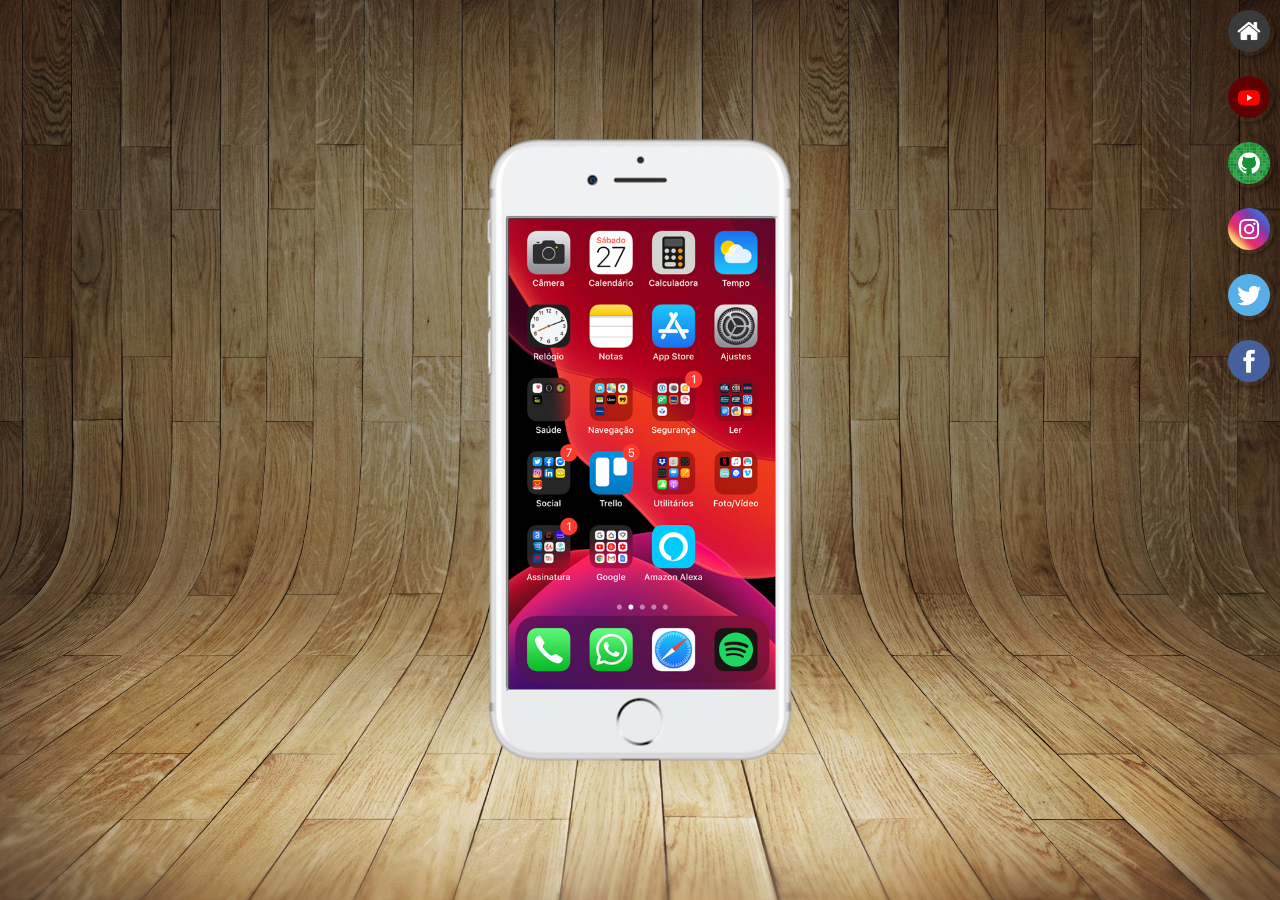
<file: index.html>
<!DOCTYPE html>
<html lang="pt-br">
<head>
    <meta charset="UTF-8">
    <meta http-equiv="X-UA-Compatible" content="IE=edge">
    <meta name="viewport" content="width=device-width, initial-scale=1.0">
    <title>Projeto redes sociais</title>
    <link rel="shortcut icon" href="favicon.ico" type="image/x-icon">
    <link rel="stylesheet" href="estilos/style.css">
</head>
<body>
    <main>
        <section id="telefone">
            <iframe src="home.html" name="tela" id="tela">Seu navegador não é compatível com isso.</iframe>
        </section>
        <section id="redes-sociais">
            <a href="home.html" target="tela"><img src="imagens/logo-home.jpg" alt="home"></a>
            <a href="YouTube.html" target="tela"><img src="imagens/logo-youtube.jpg" alt="Youtube"></a>
            <a href="github.html" target="tela"><img src="imagens/logo-github.jpg" alt="GitHub"></a>
            <a href="Instagram.html" target="tela"><img src="imagens/logo-instagram.jpg" alt="Instagram"></a>
            <a href="twitter.html" target="tela"><img src="imagens/logo-twitter.jpg" alt="Twitter"></a>
            <a href="facebook.html" target="tela"><img src="imagens/logo-facebook.jpg" alt="Facebook"></a>
        </section>
    </main>
</body>
</html>
</file>
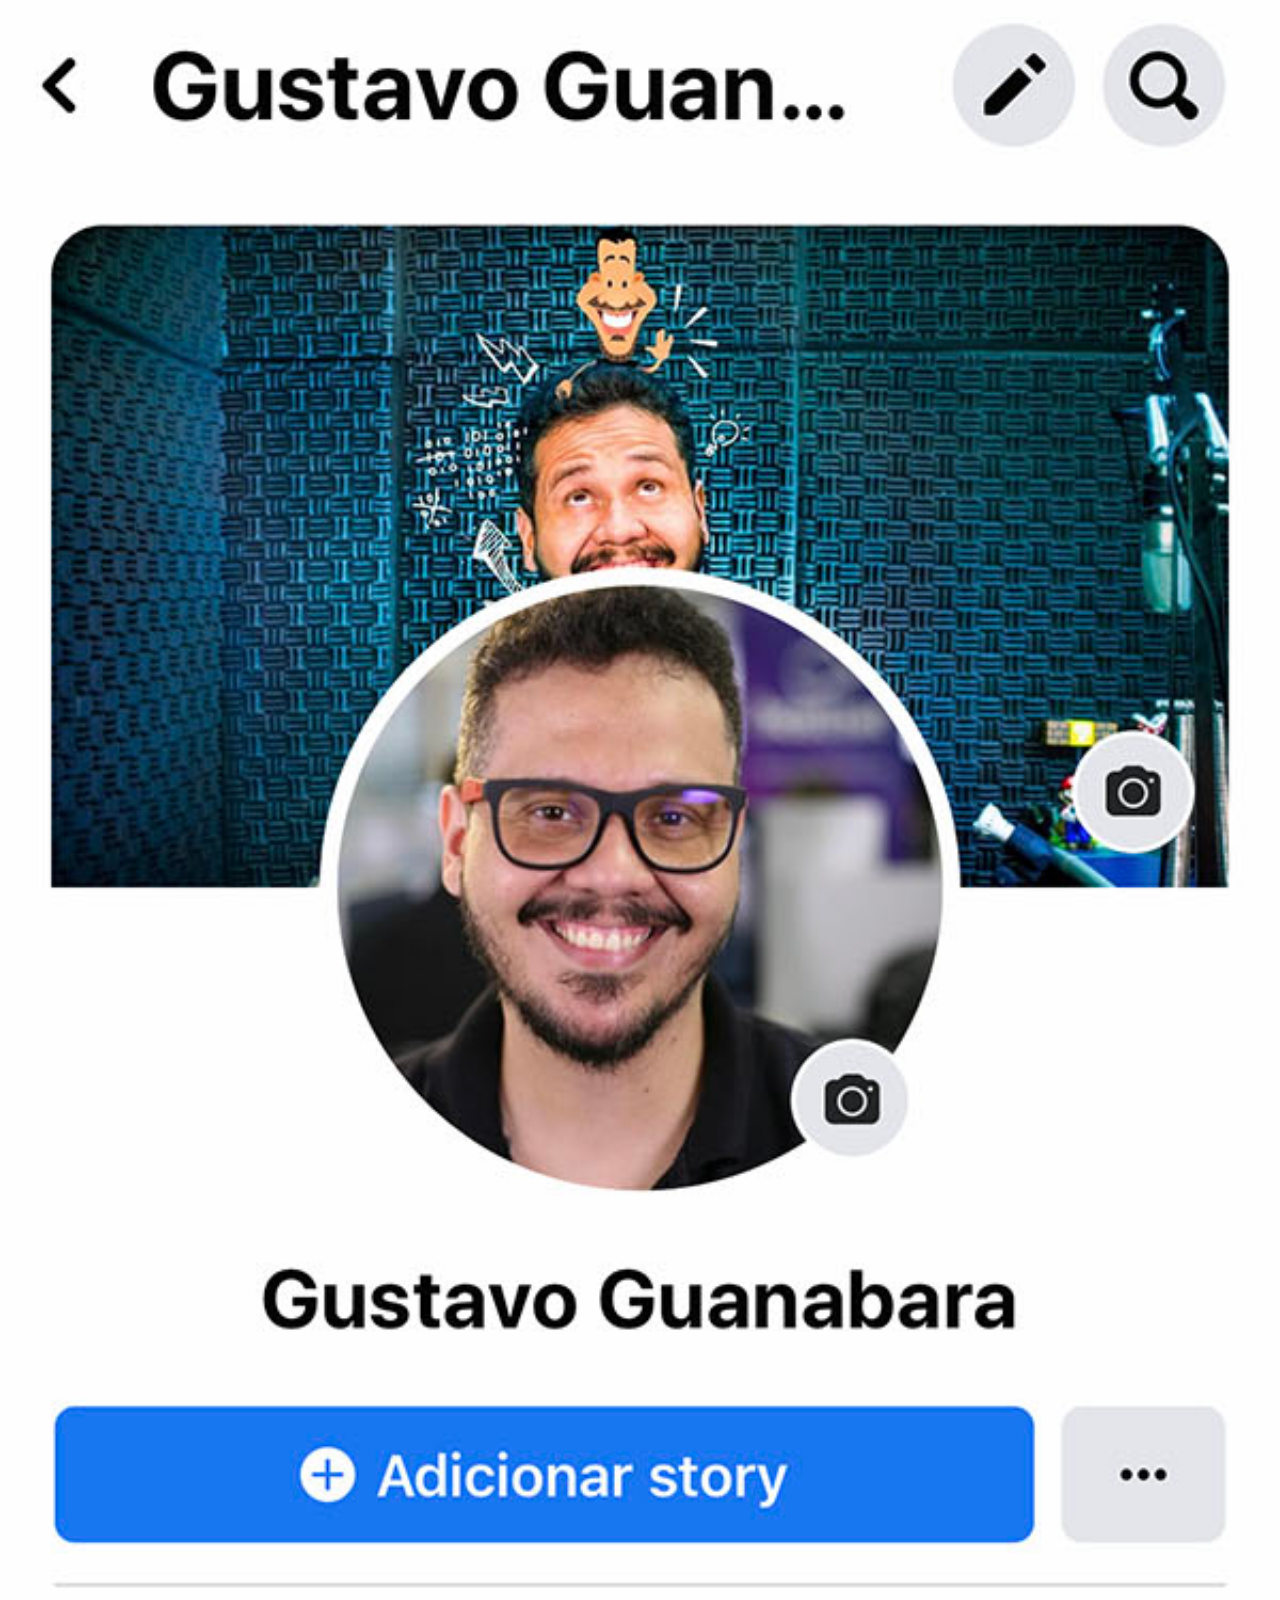
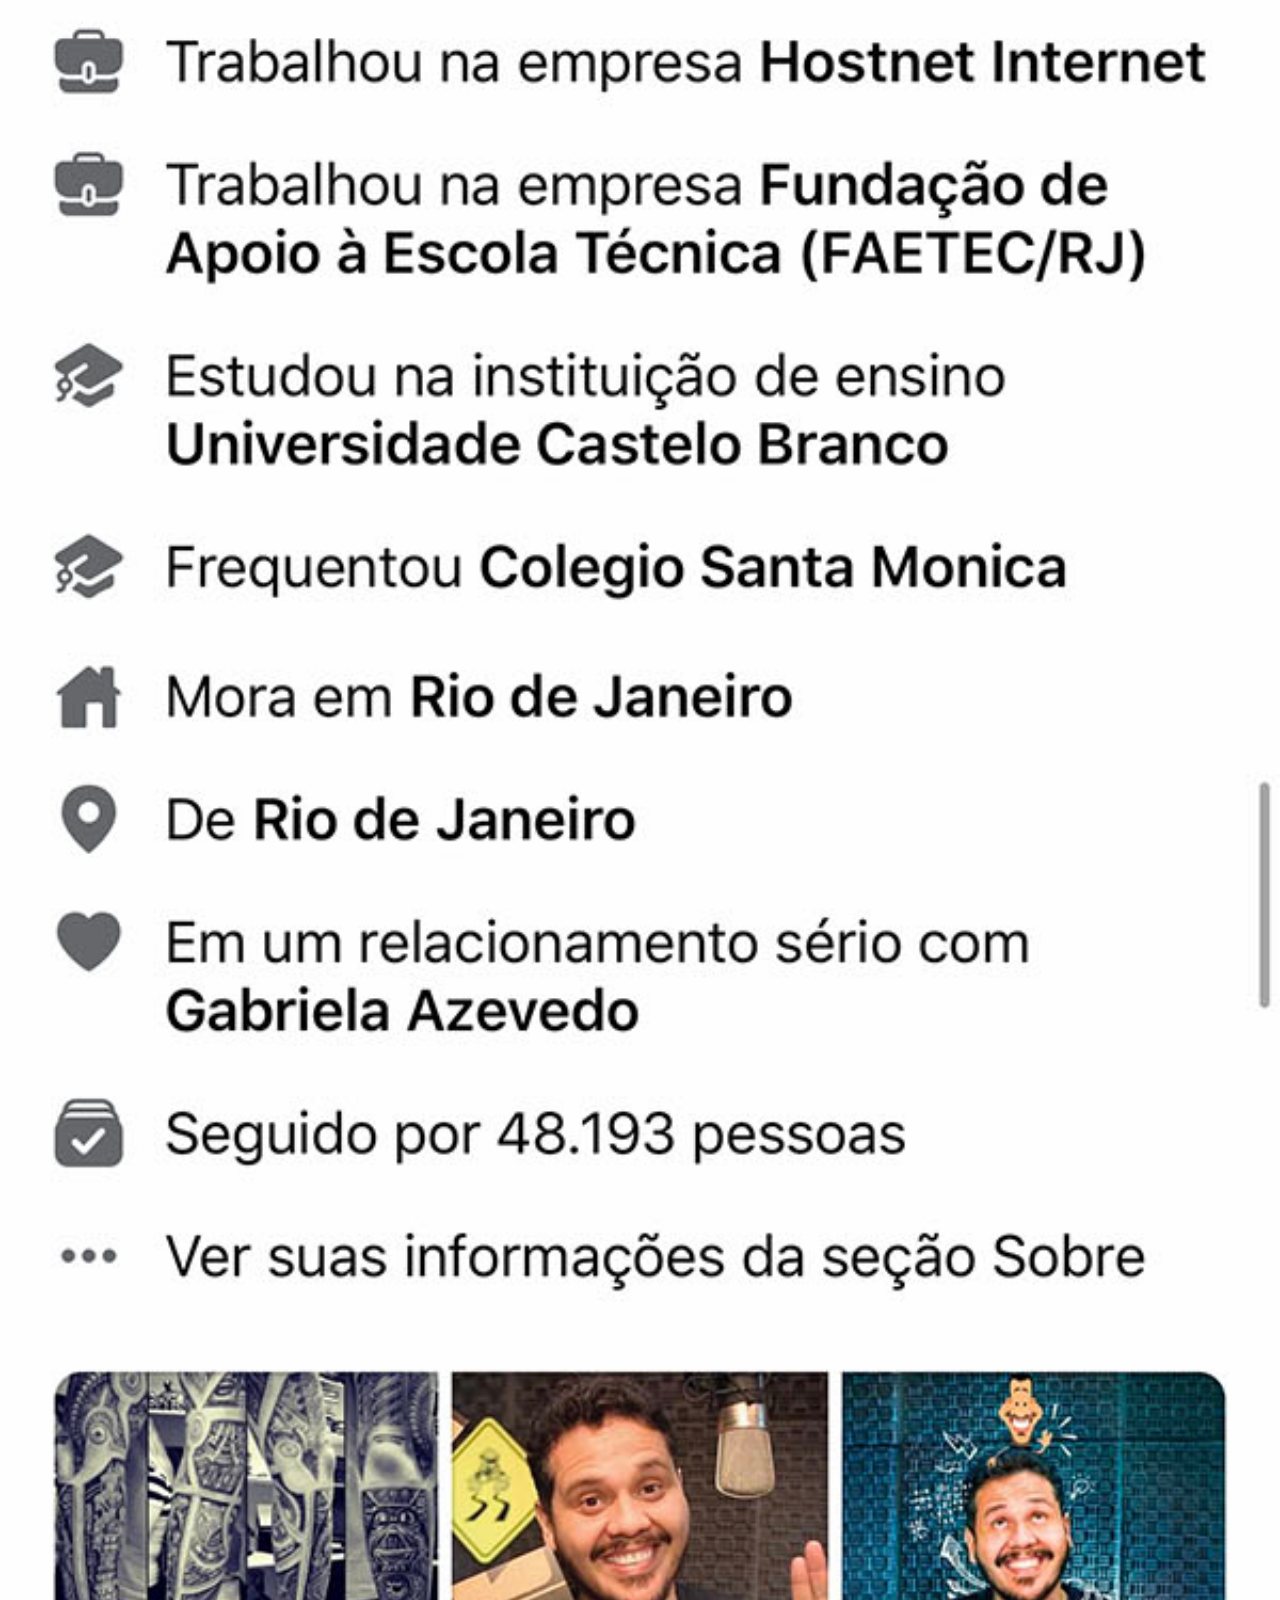
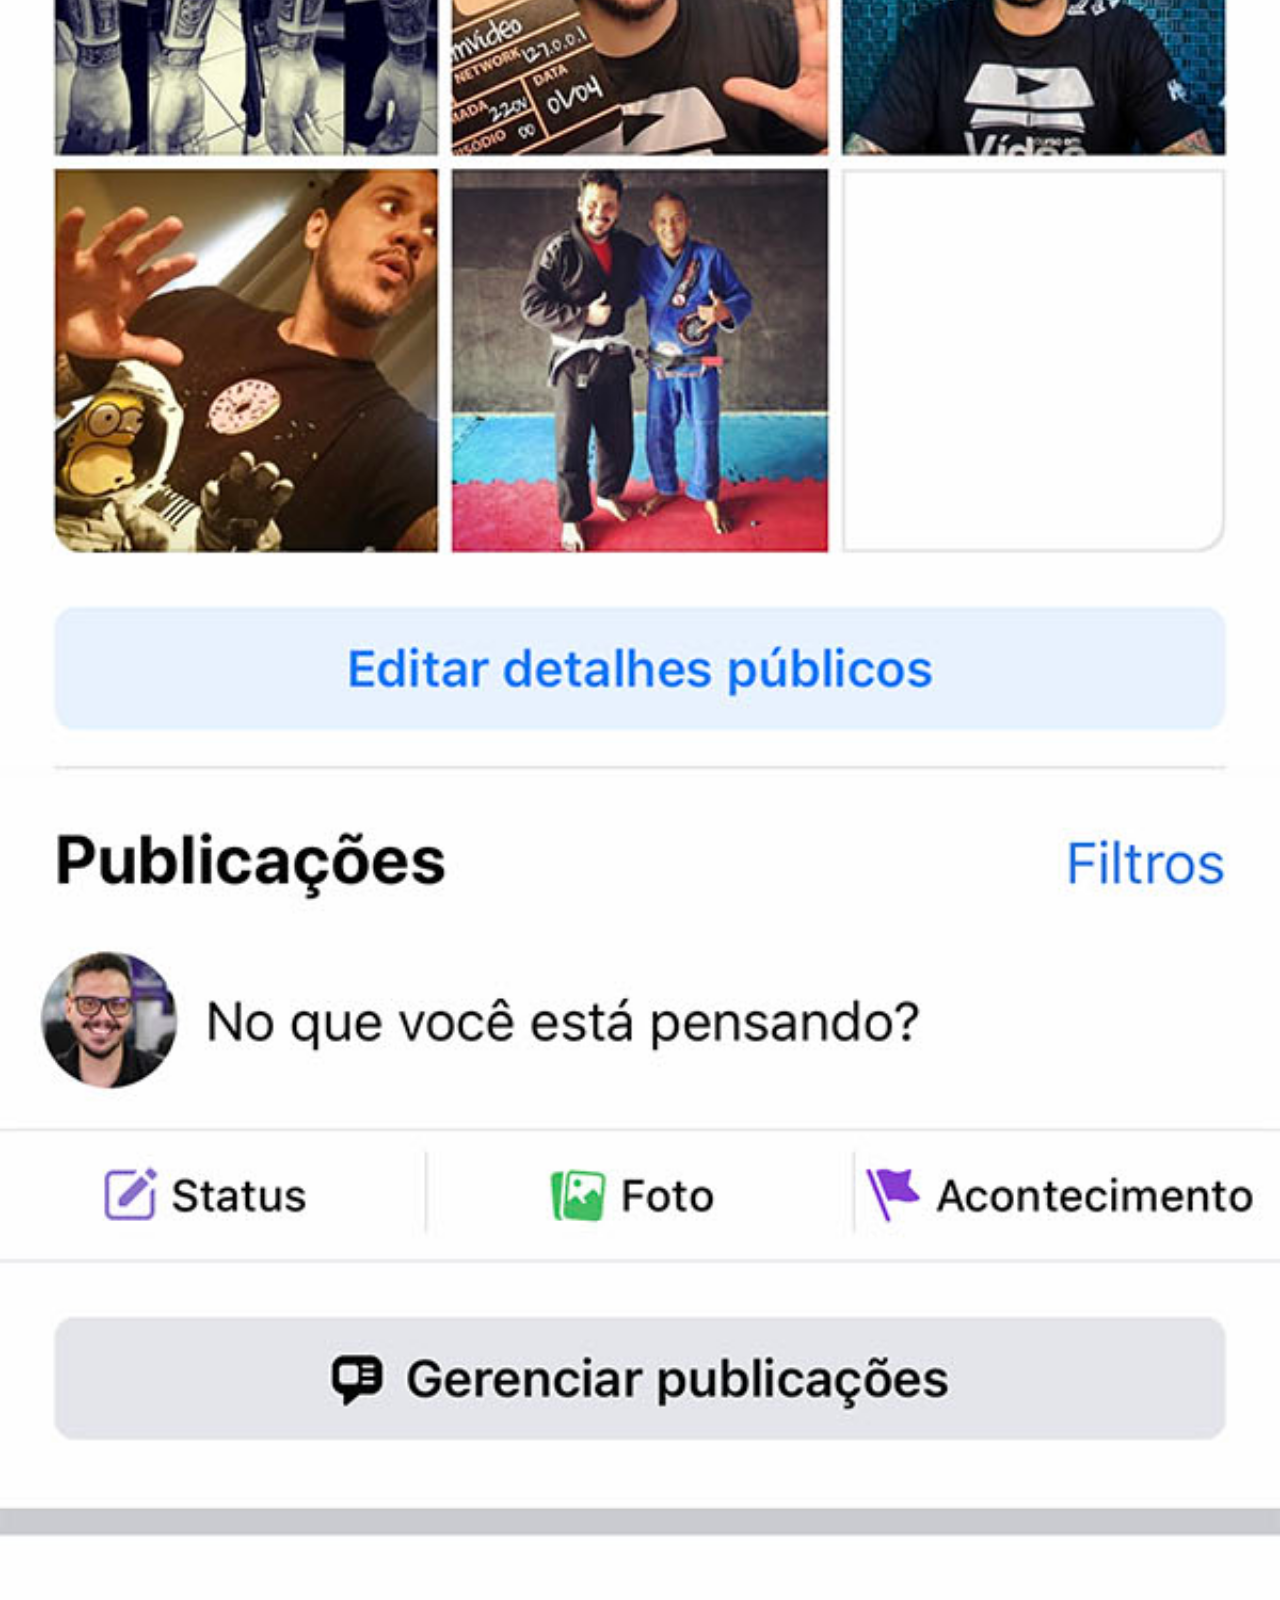
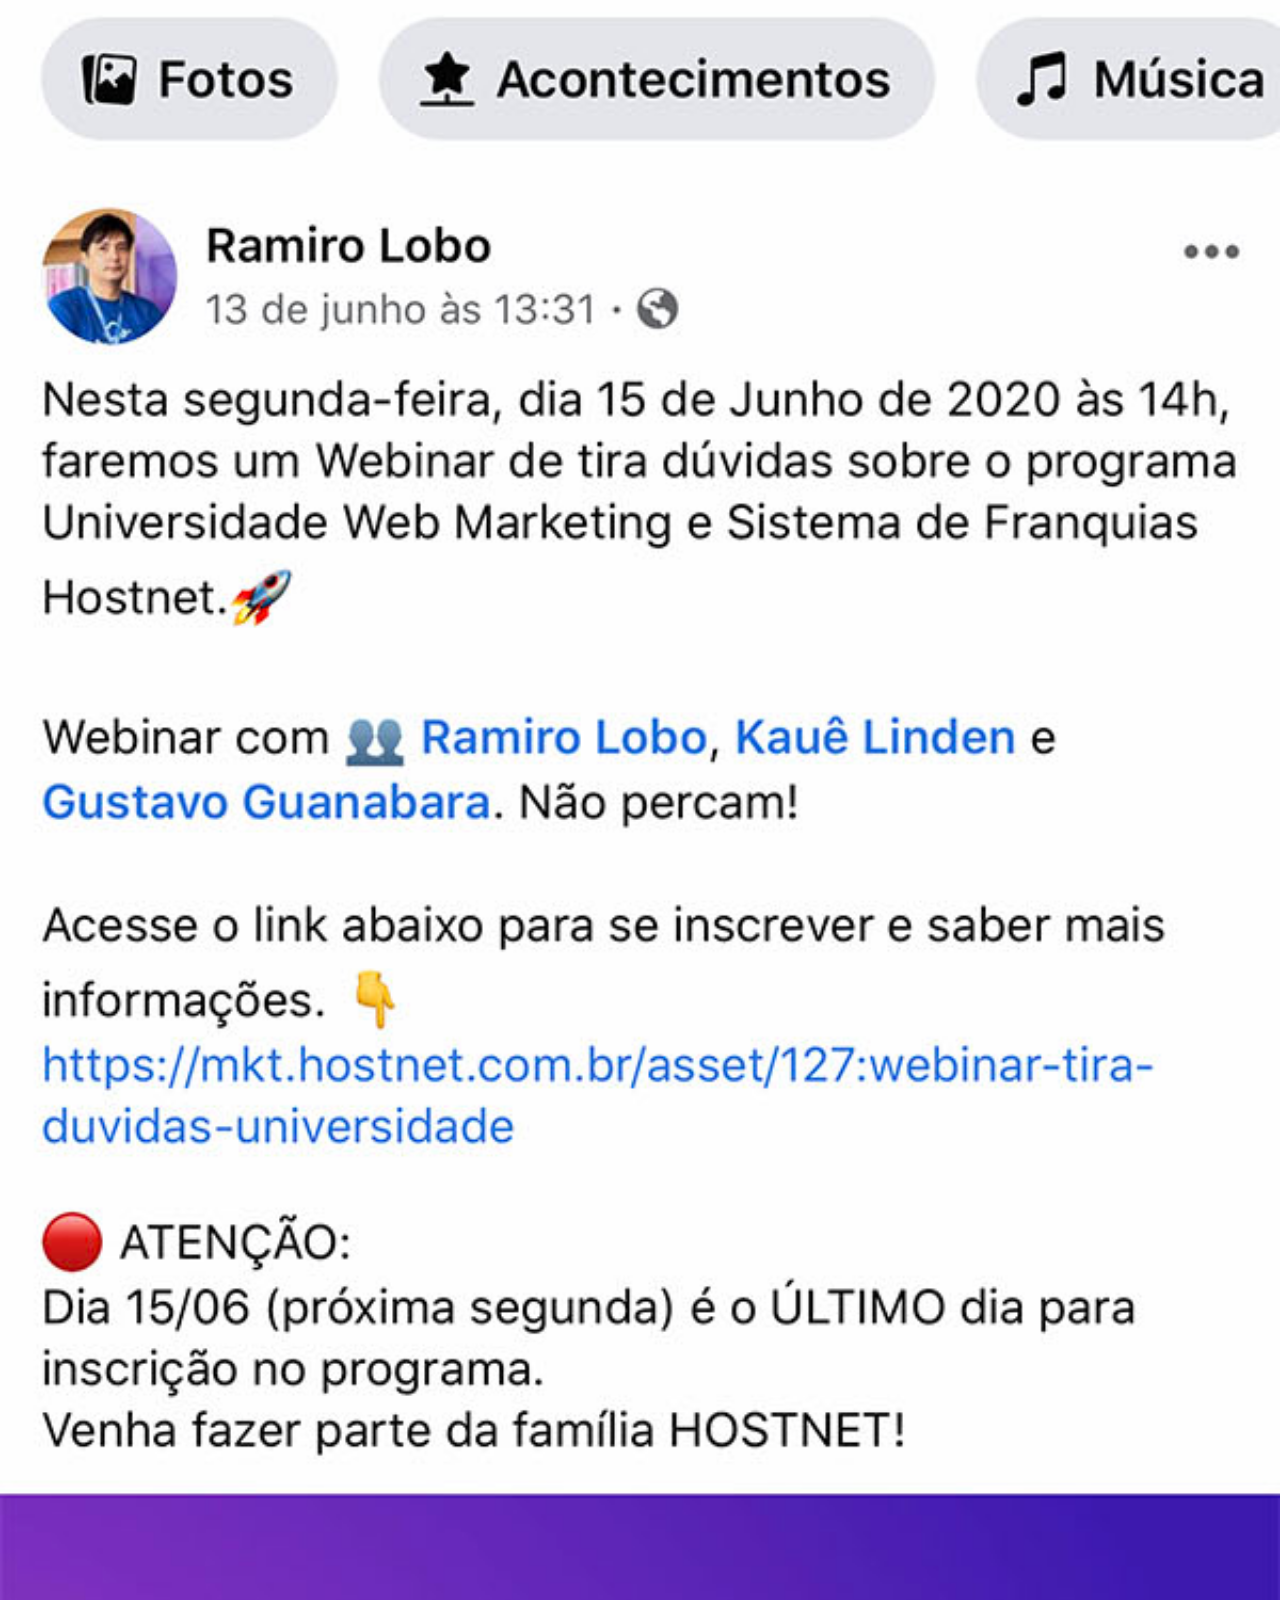
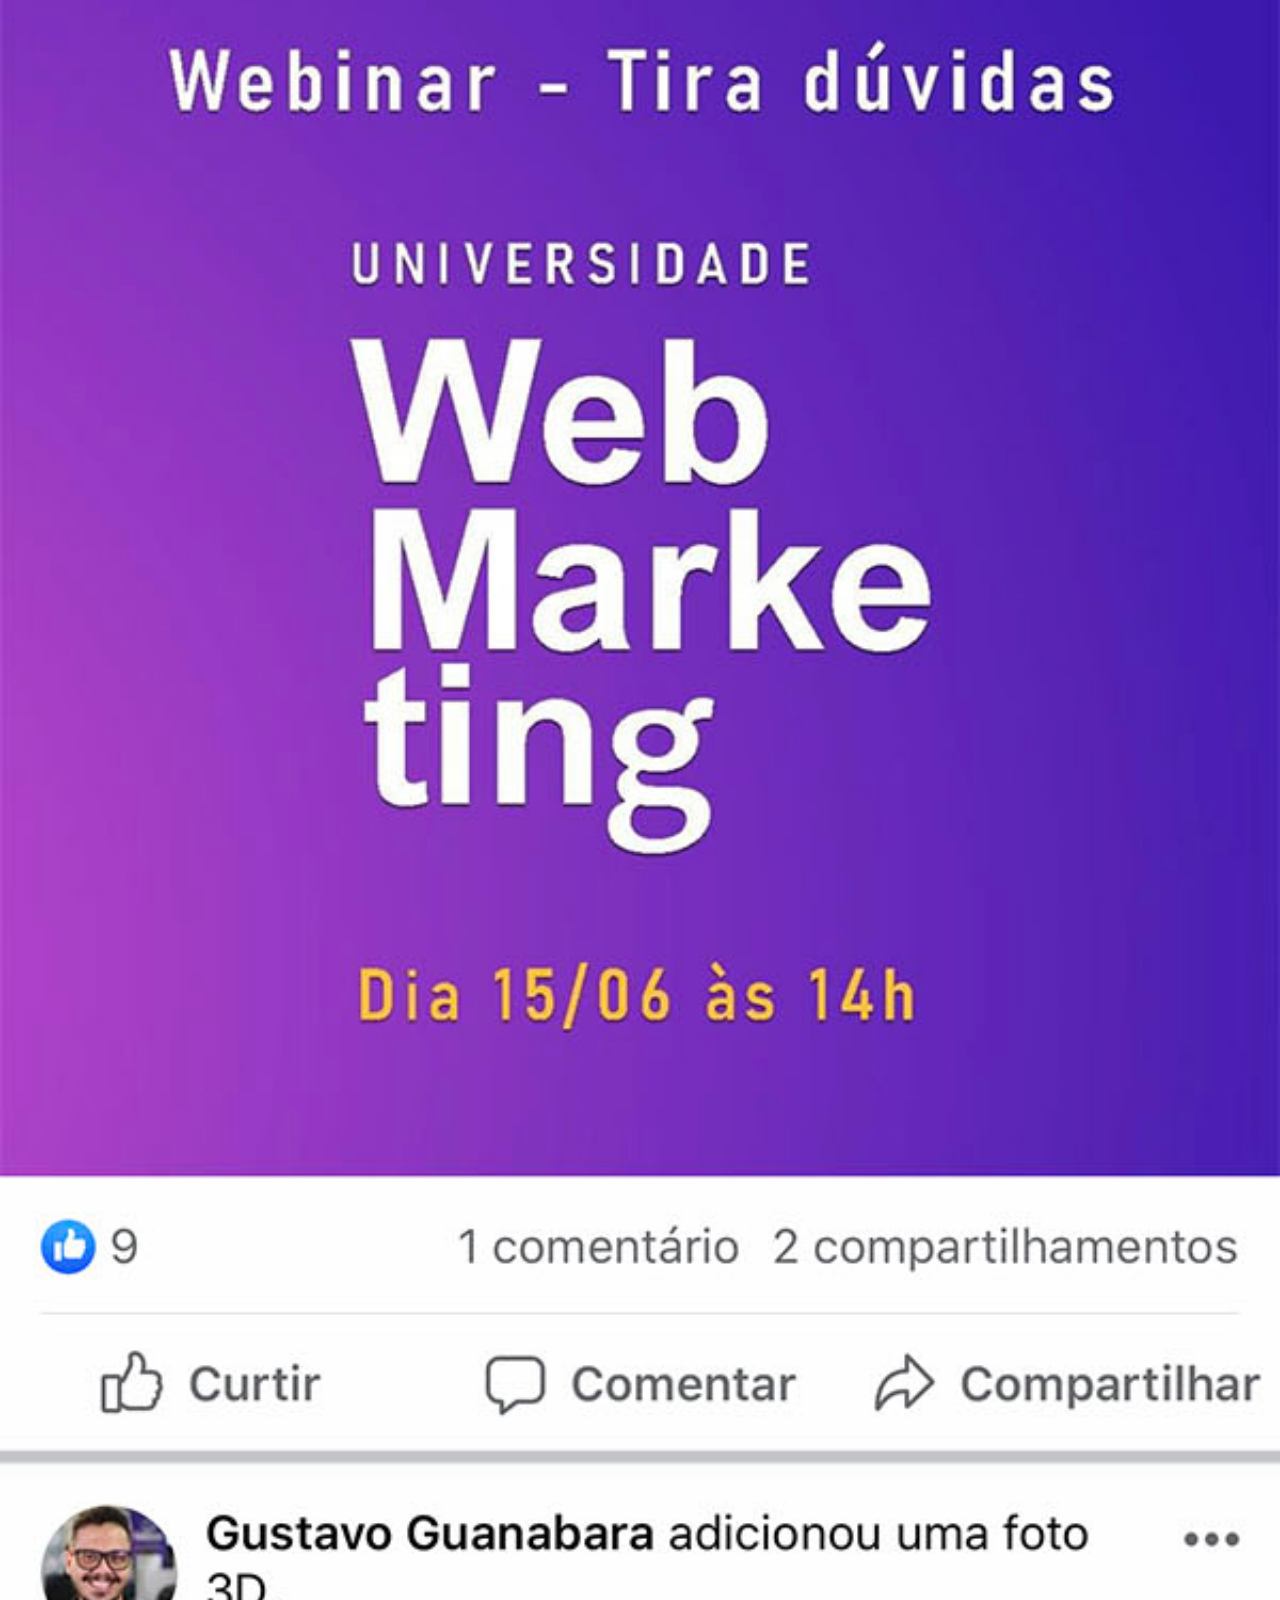
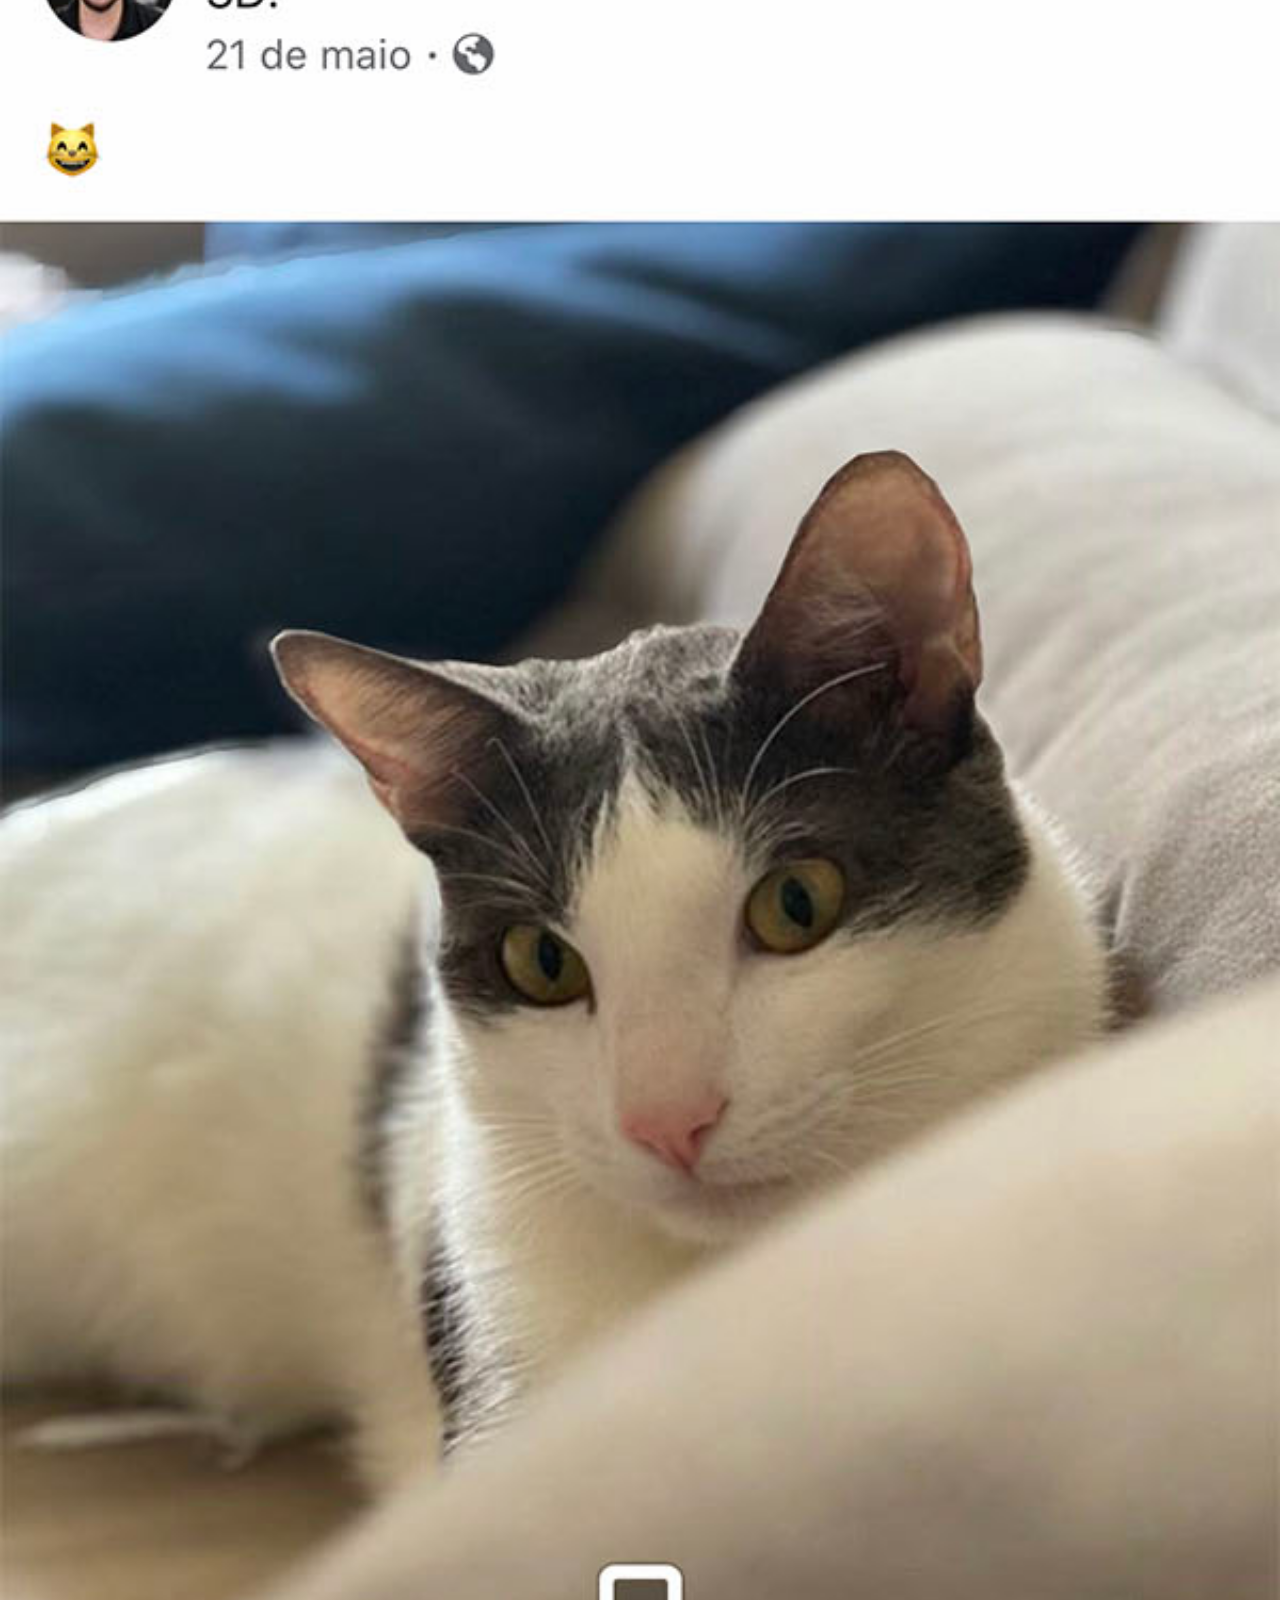
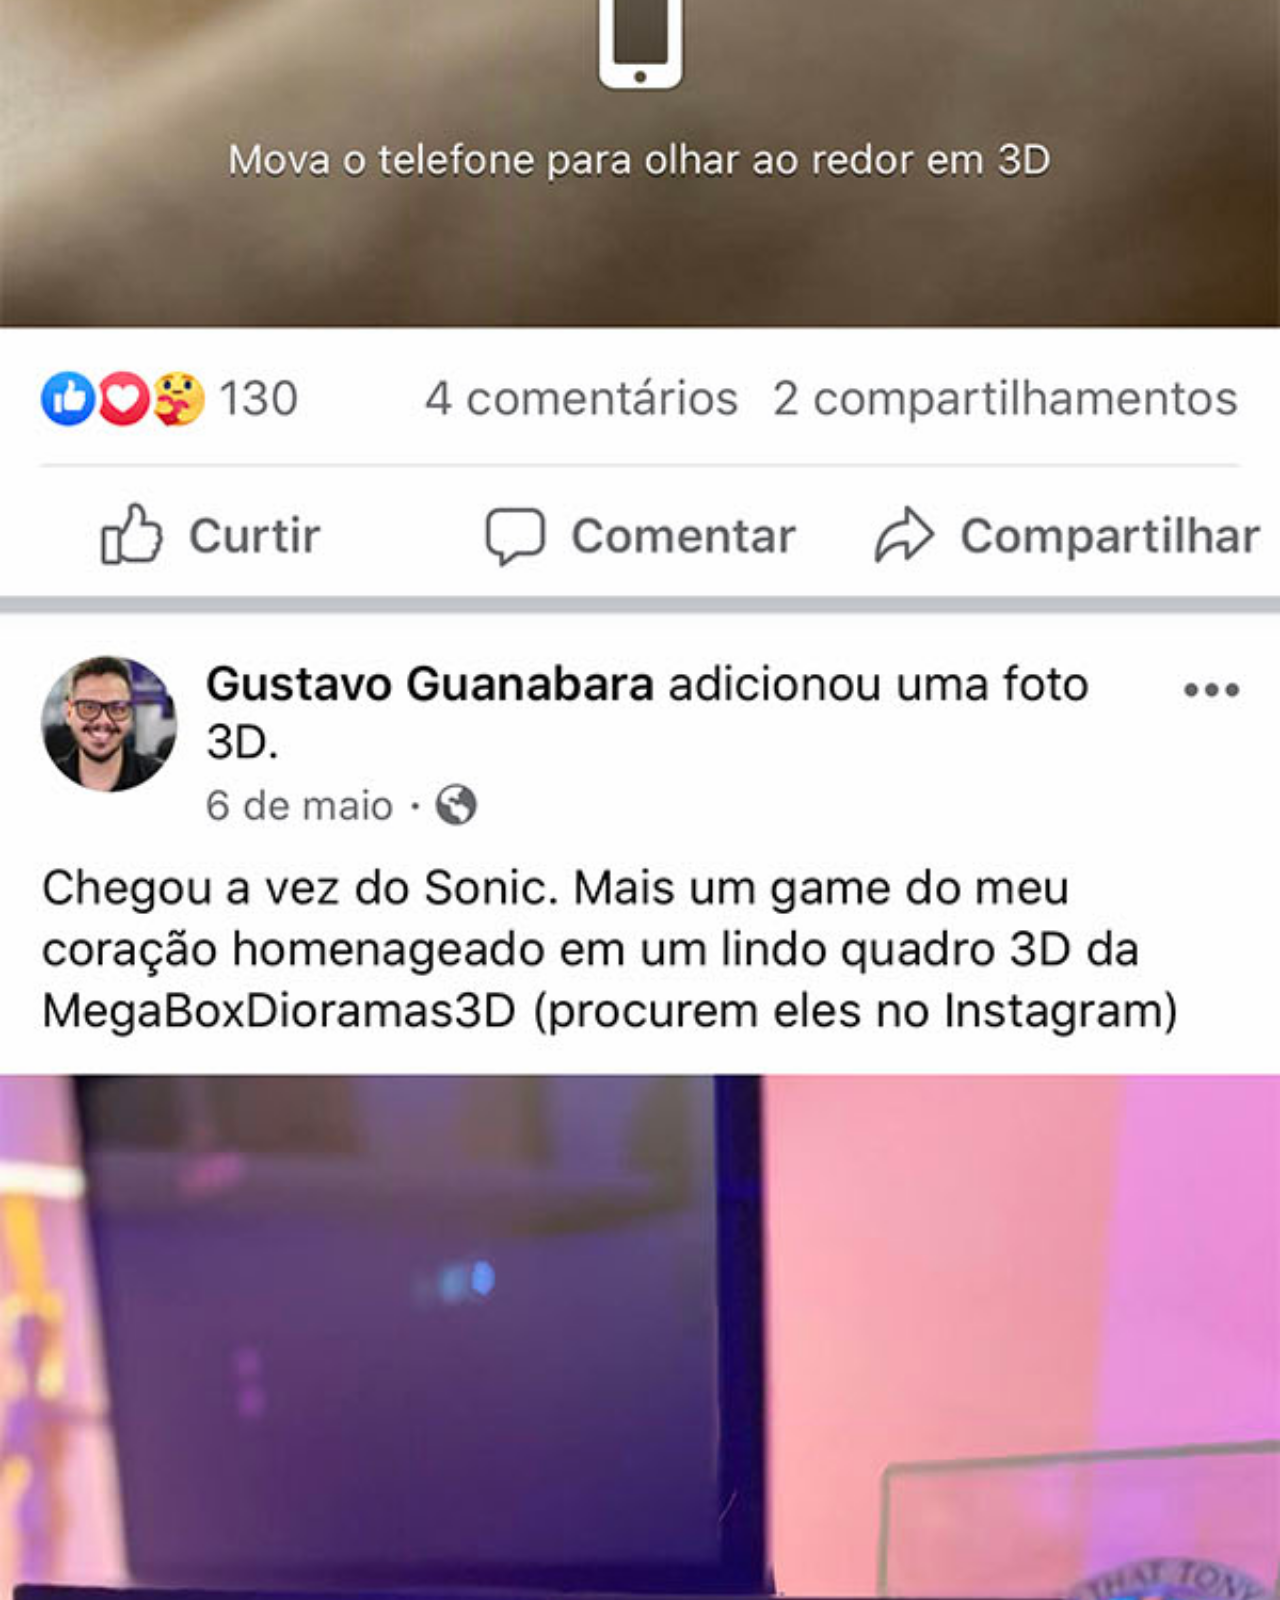
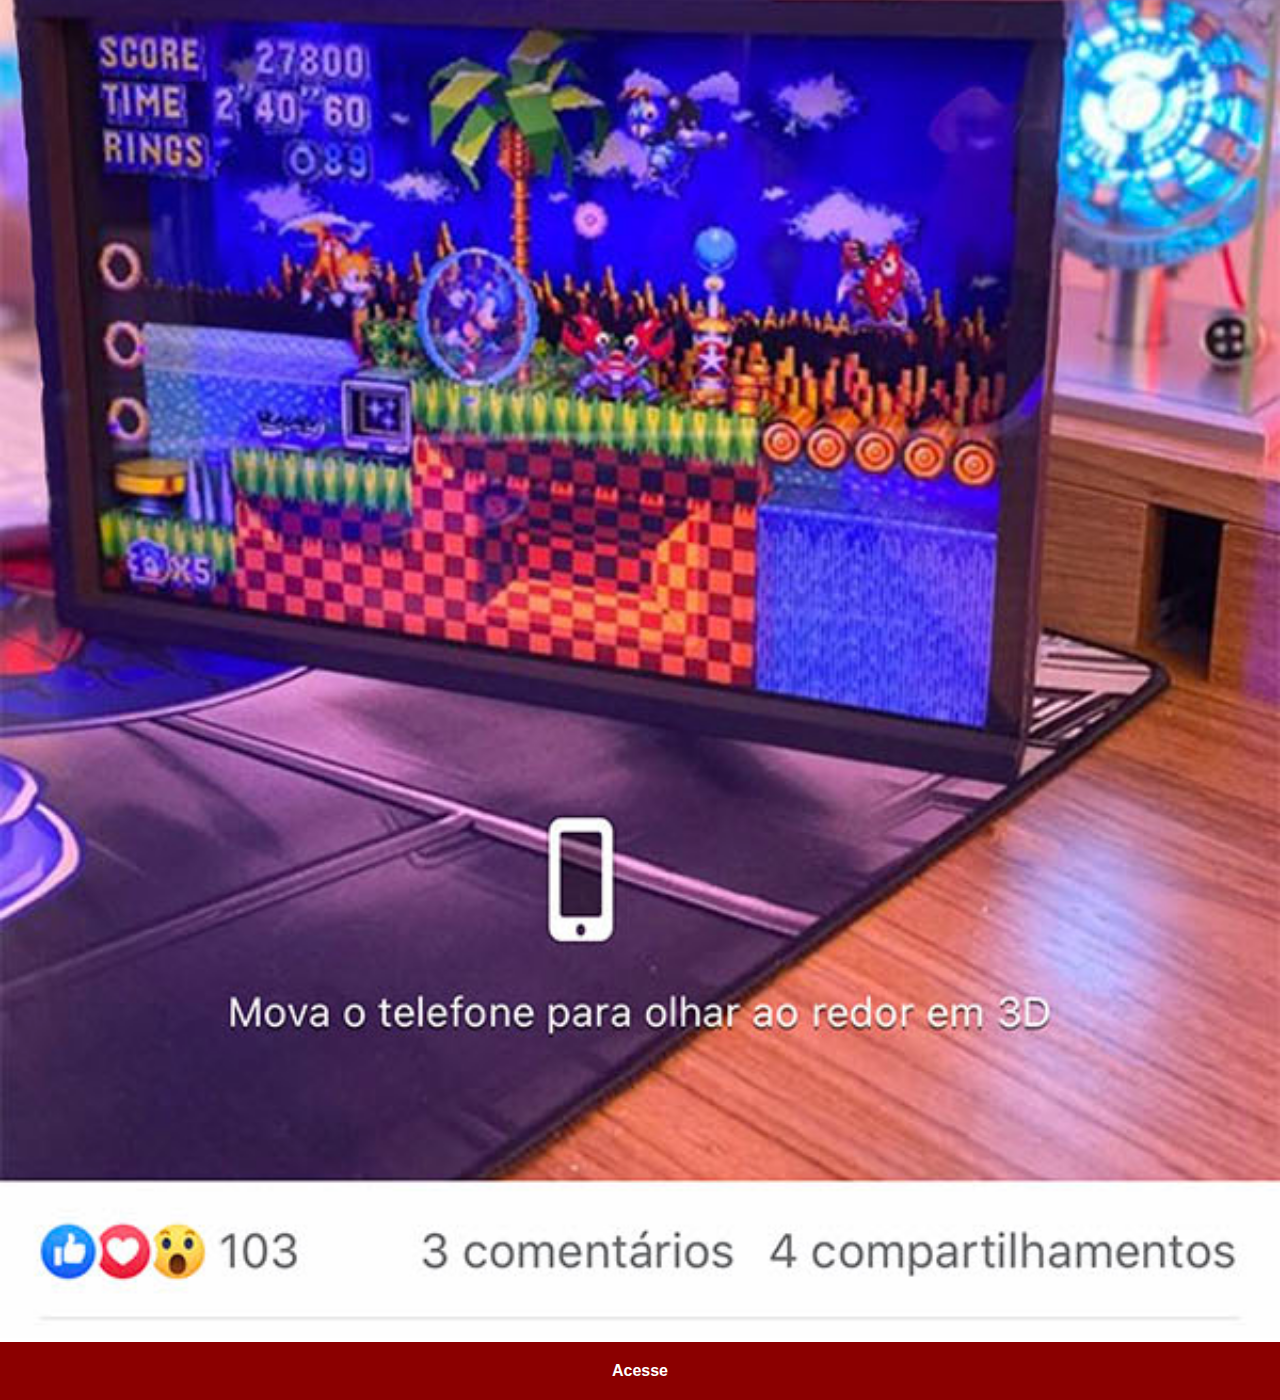
<file: facebook.html>
<!DOCTYPE html>
<html lang="pt-br">
<head>
    <meta charset="UTF-8">
    <meta http-equiv="X-UA-Compatible" content="IE=edge">
    <meta name="viewport" content="width=device-width, initial-scale=1.0">
    <title>face</title>
    <link rel="stylesheet" href="estilos/social.css">
</head>
<body>
    <img src="imagens/tela-facebook.jpg" alt="Facebook">
    <a href="https://www.facebook.com/gustavoguanabara/?locale=pt_BR" target="_blank">Acesse</a>
    
</body>
</html>
</file>
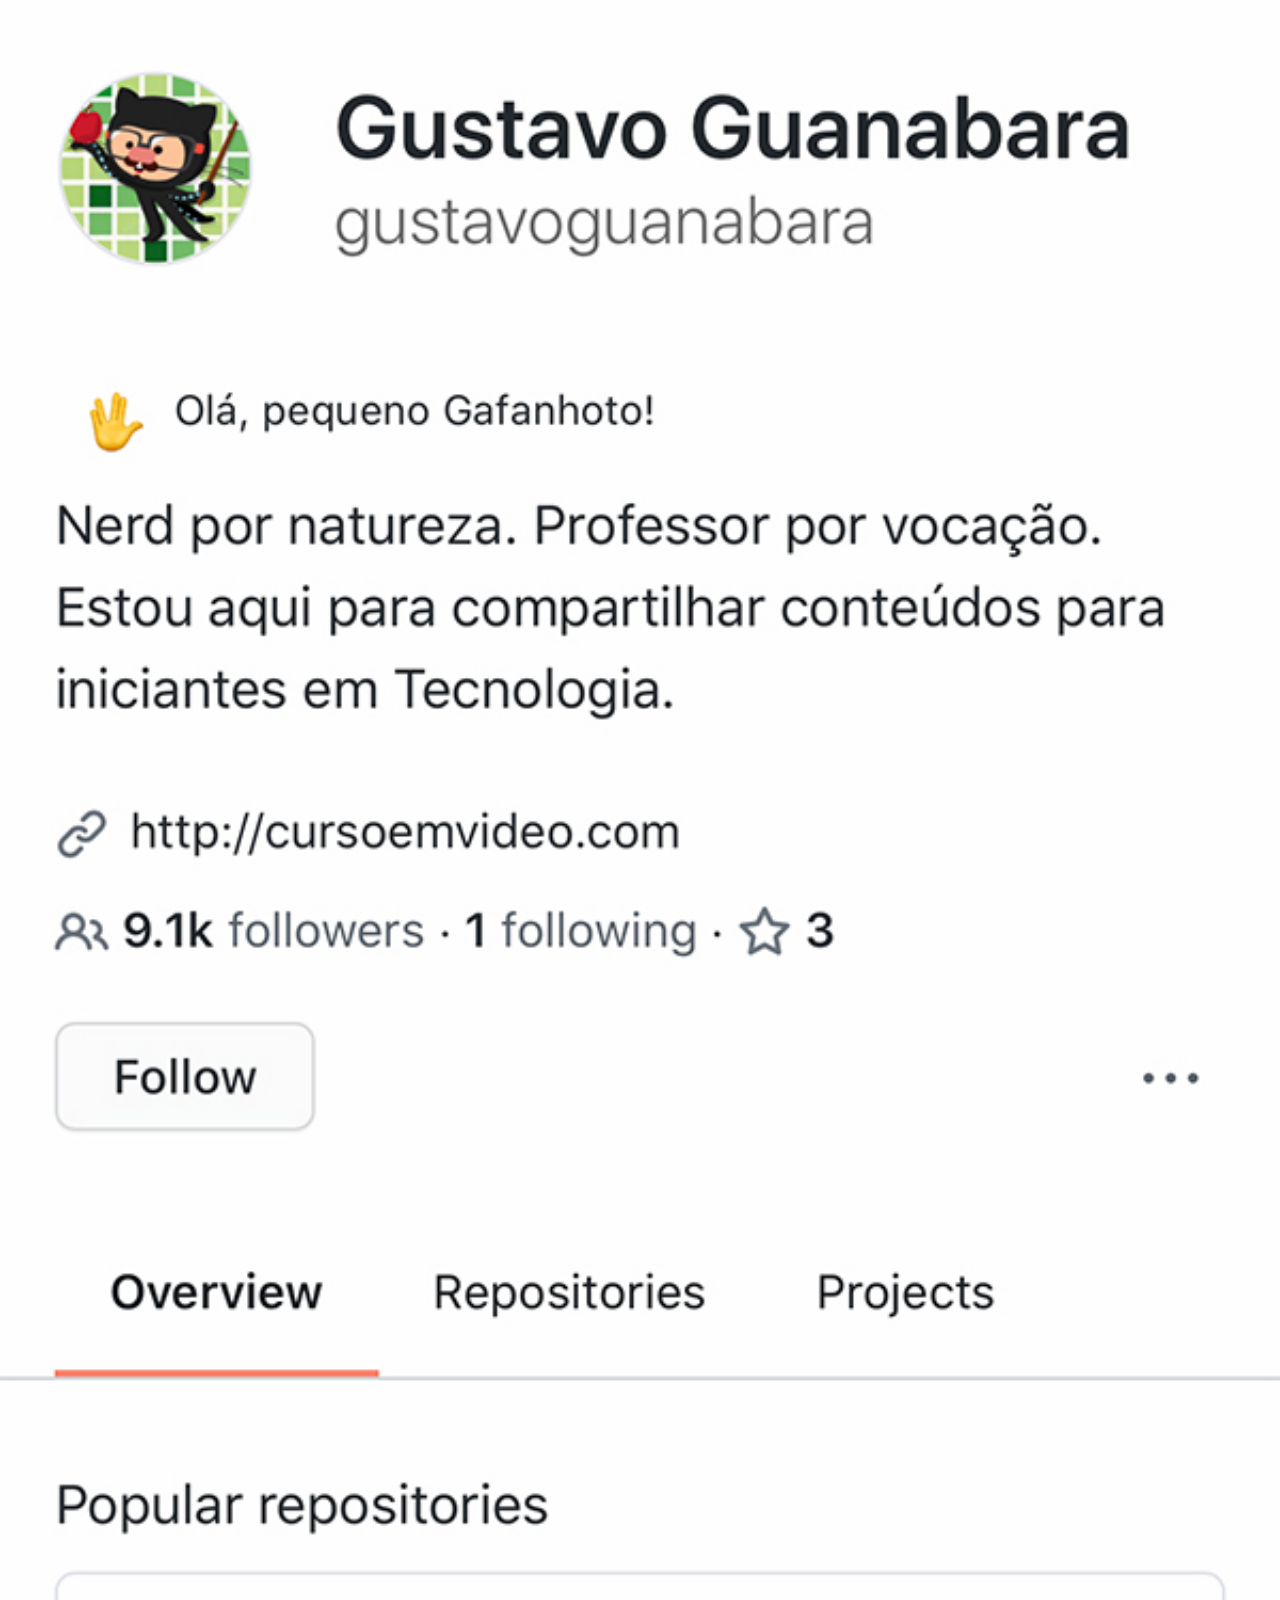
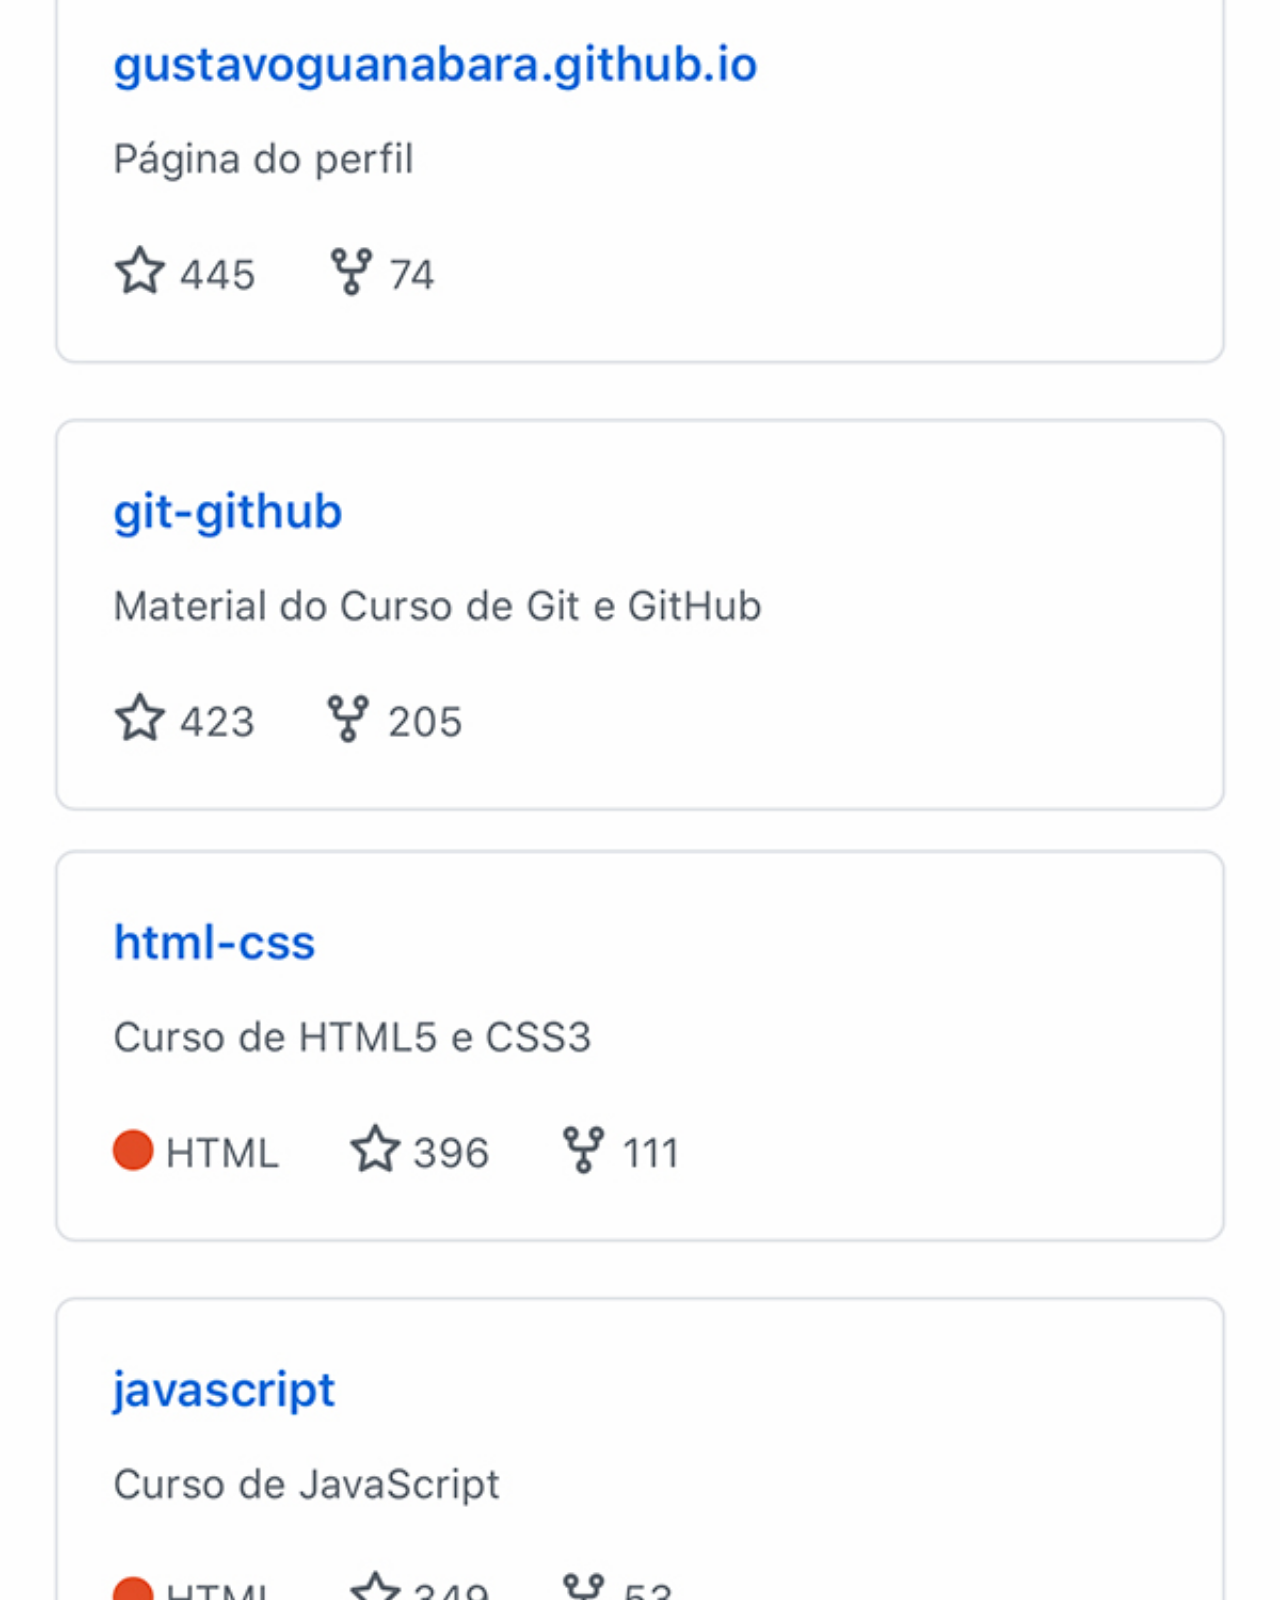
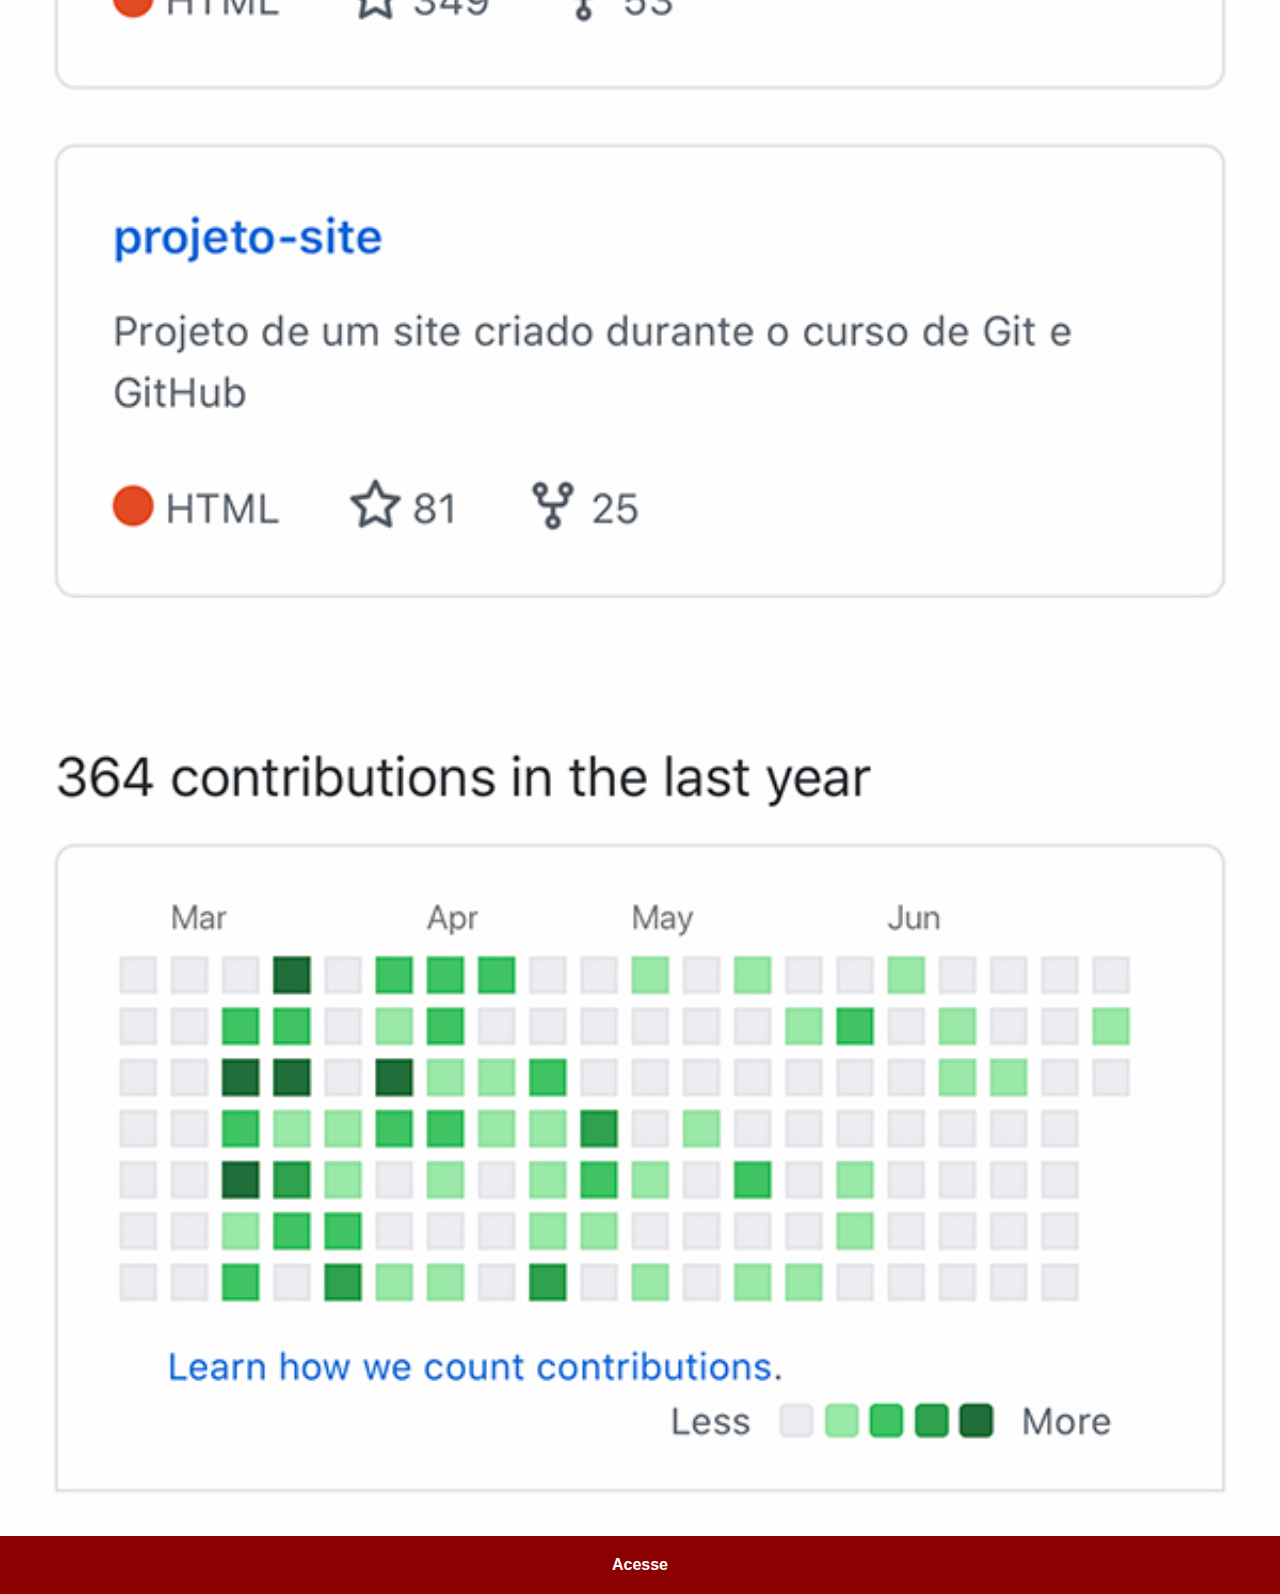
<file: github.html>
<!DOCTYPE html>
<html lang="pt-br">
<head>
    <meta charset="UTF-8">
    <meta http-equiv="X-UA-Compatible" content="IE=edge">
    <meta name="viewport" content="width=device-width, initial-scale=1.0">
    <title>GitHub</title>
    <link rel="stylesheet" href="estilos/social.css">
</head>
<body>
    <img src="imagens/tela-github.jpg" alt="Github">
    <a href="https://github.com/gustavoguanabara" target="_blank">Acesse</a>
    
</body>
</html>
</file>
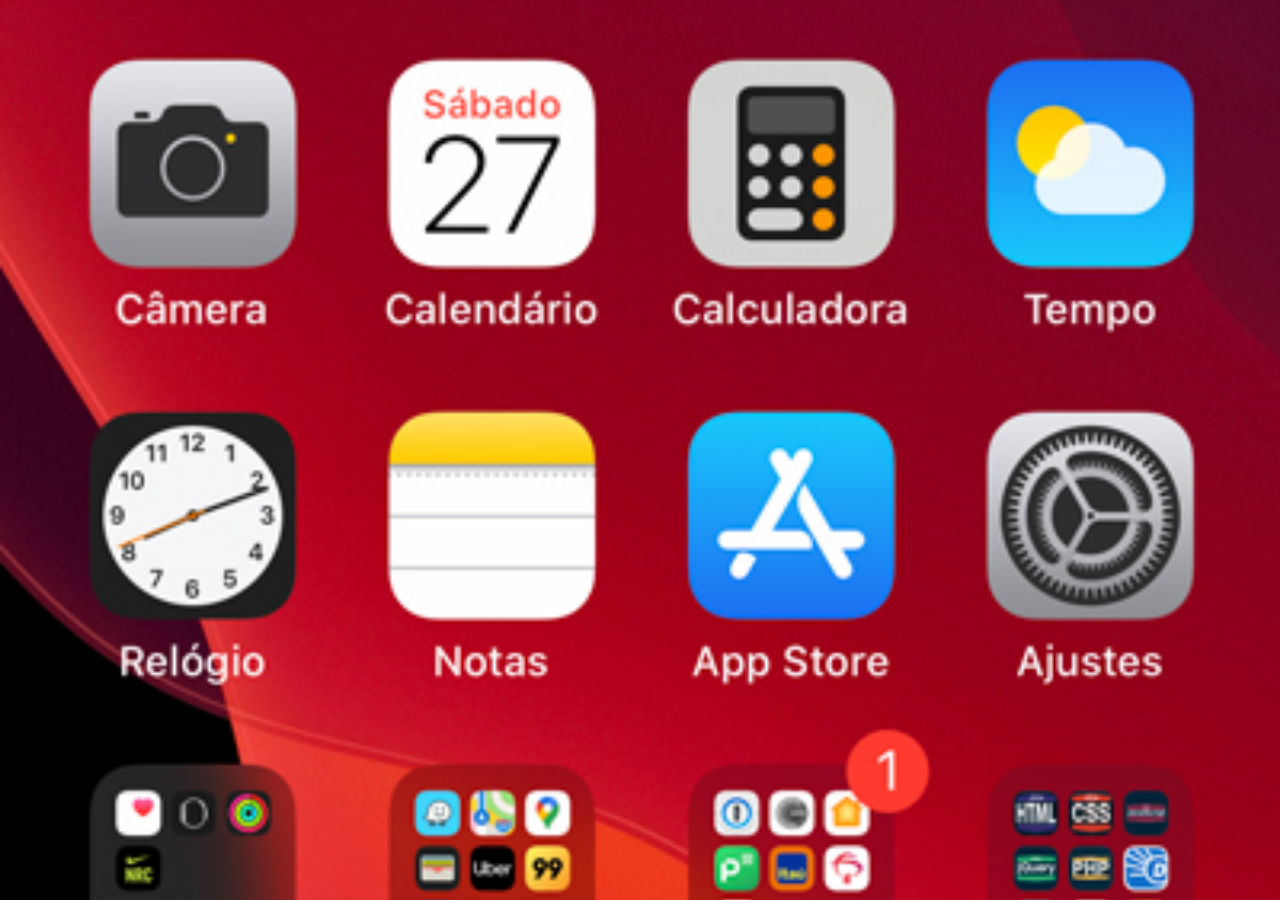
<file: home.html>
<!DOCTYPE html>
<html lang="pt-br">
<head>
    <meta charset="UTF-8">
    <meta http-equiv="X-UA-Compatible" content="IE=edge">
    <meta name="viewport" content="width=device-width, initial-scale=1.0">
    <title>home</title>
</head>
<style>
    *{
        margin: 0px;
        padding: 0px;
    }
    body{
        width: 100vw;
        height: 100vh;
        background: black url(imagens/tela-home.jpg) no-repeat top center;
        background-size: cover;
    }
</style>
<body>
    
</body>
</html>
</file>
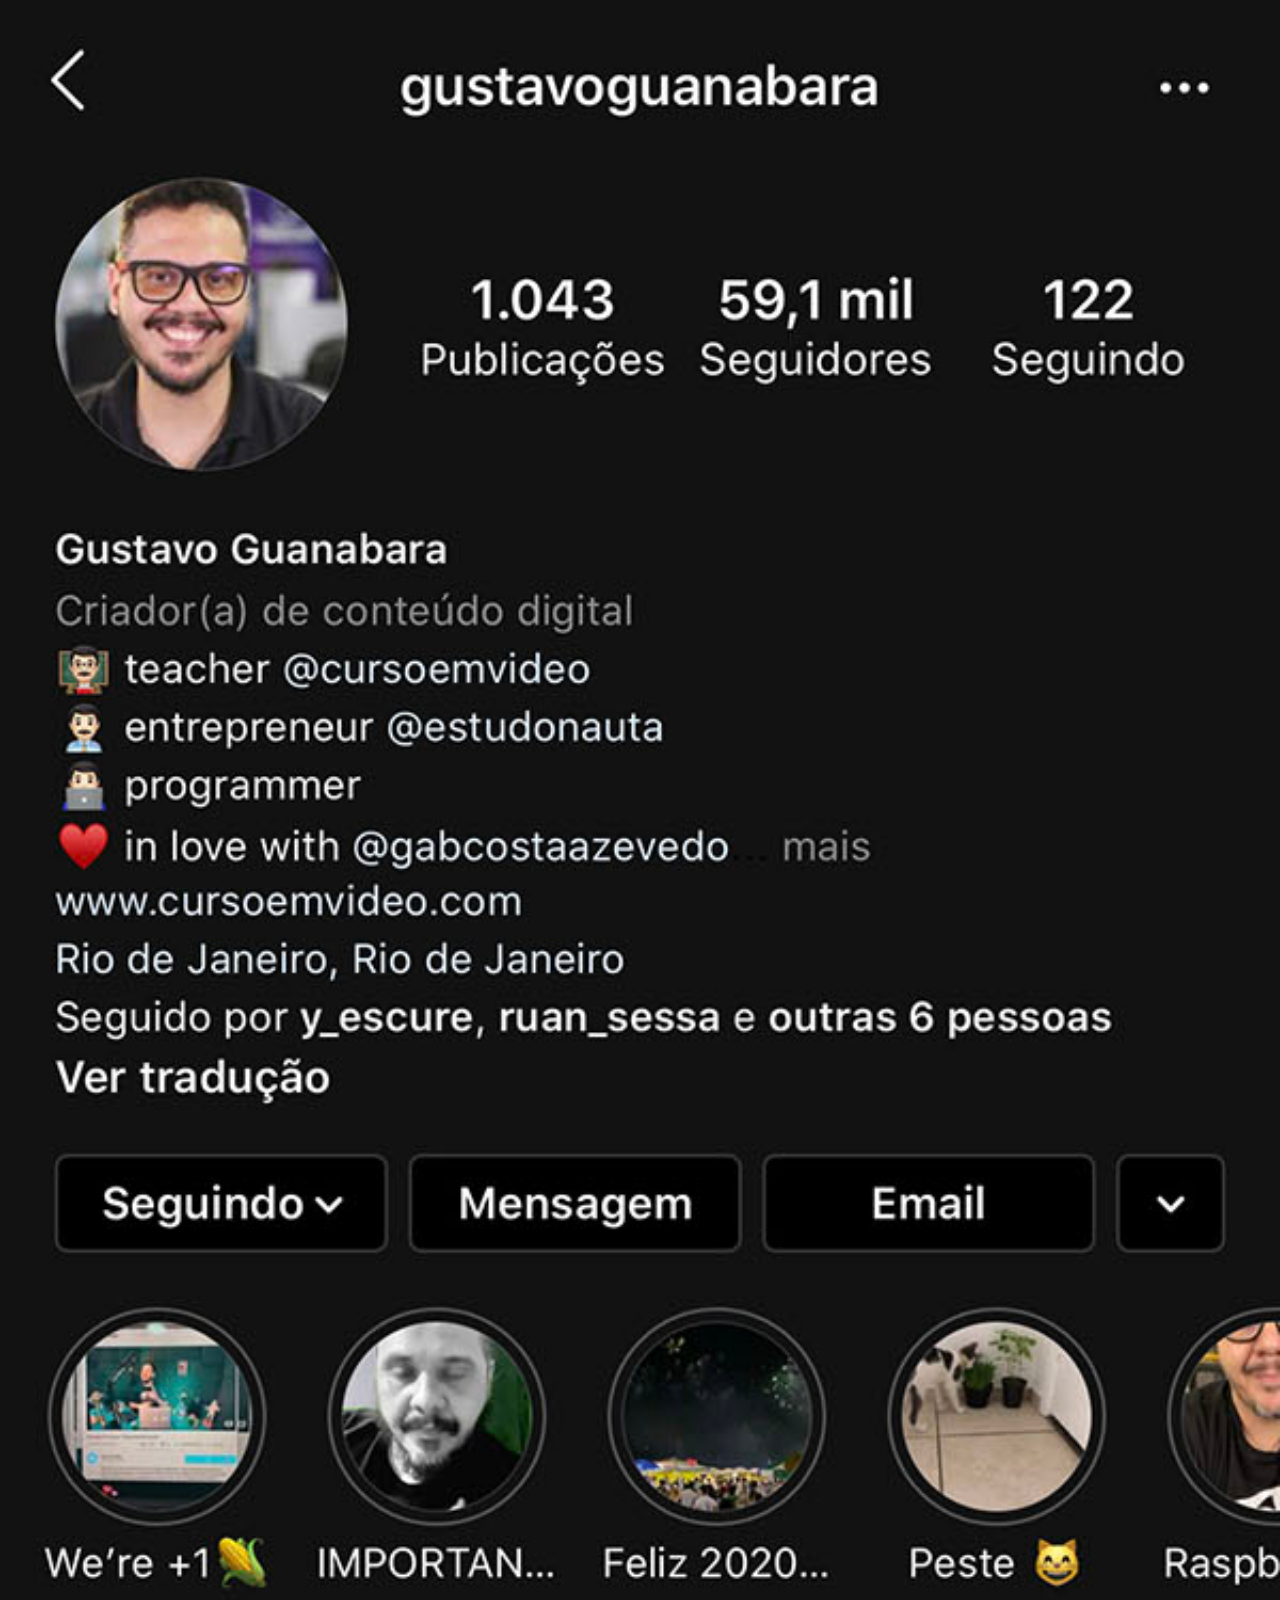
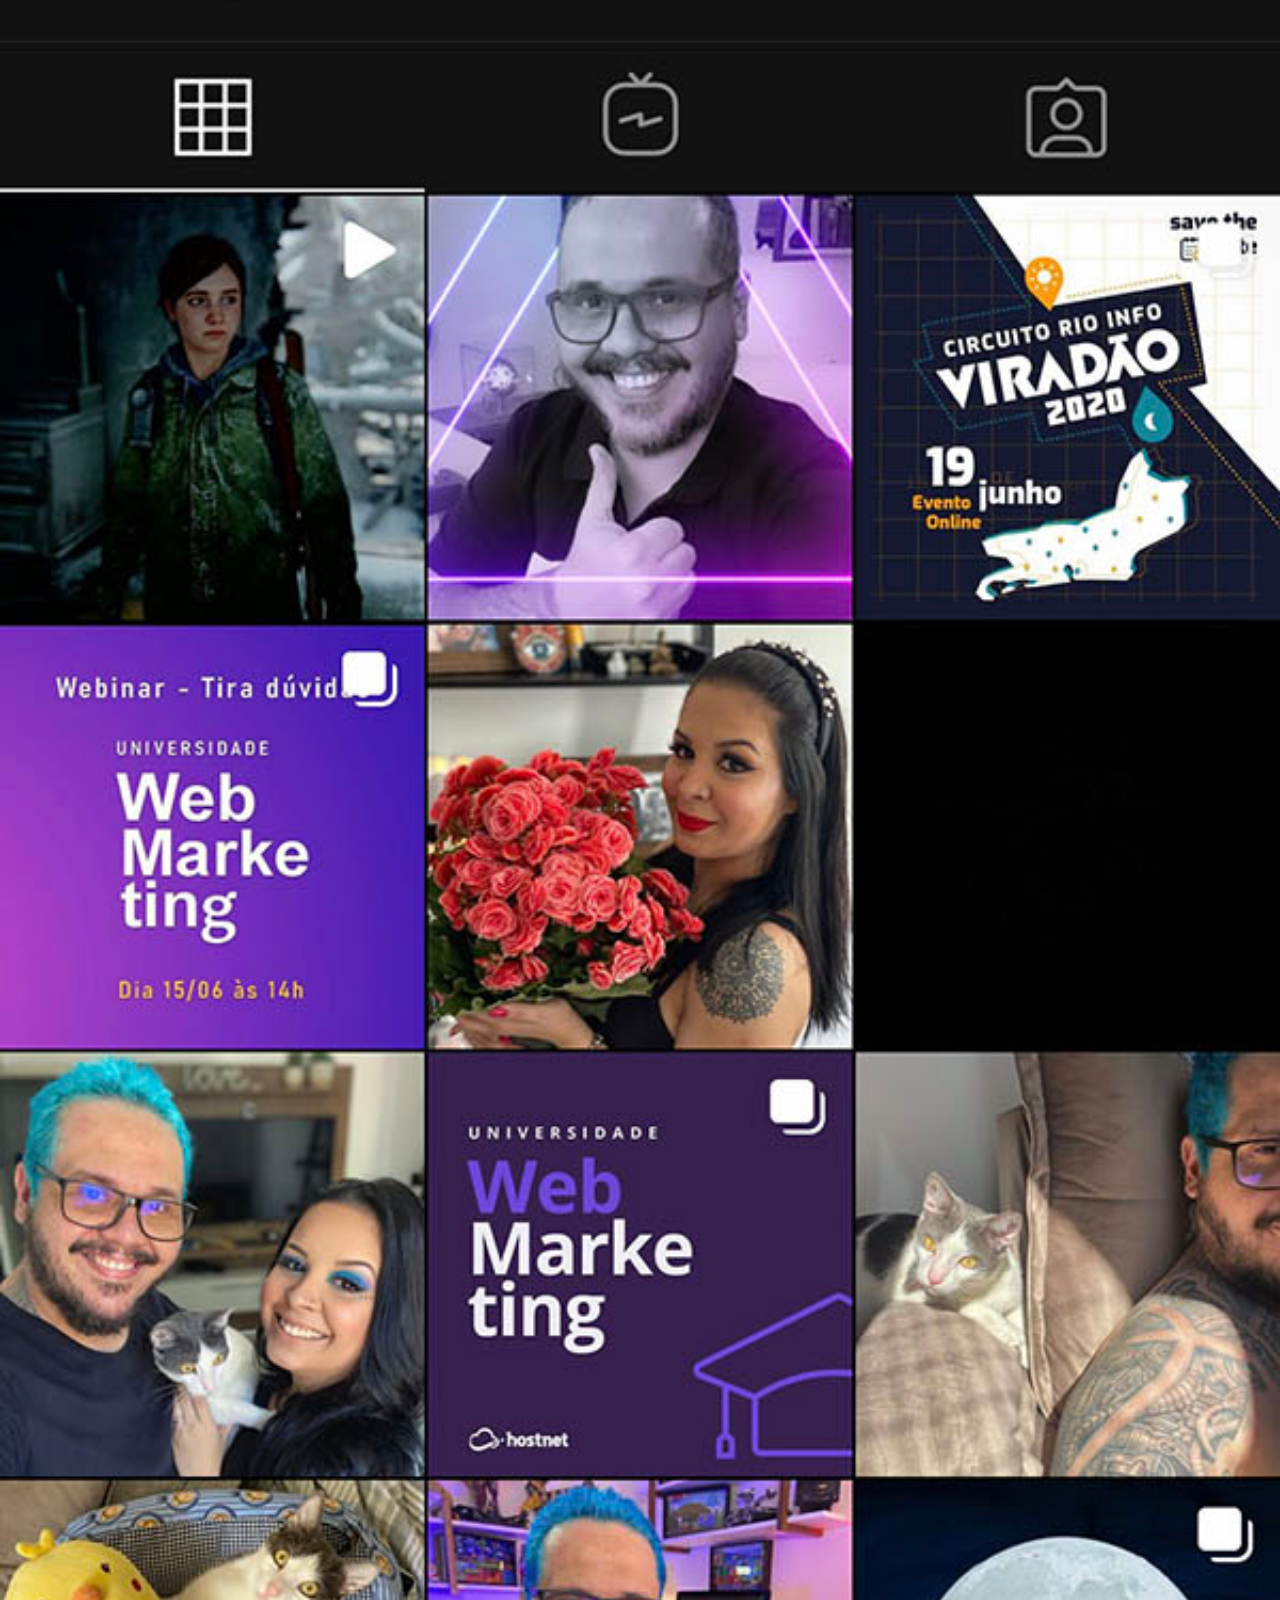
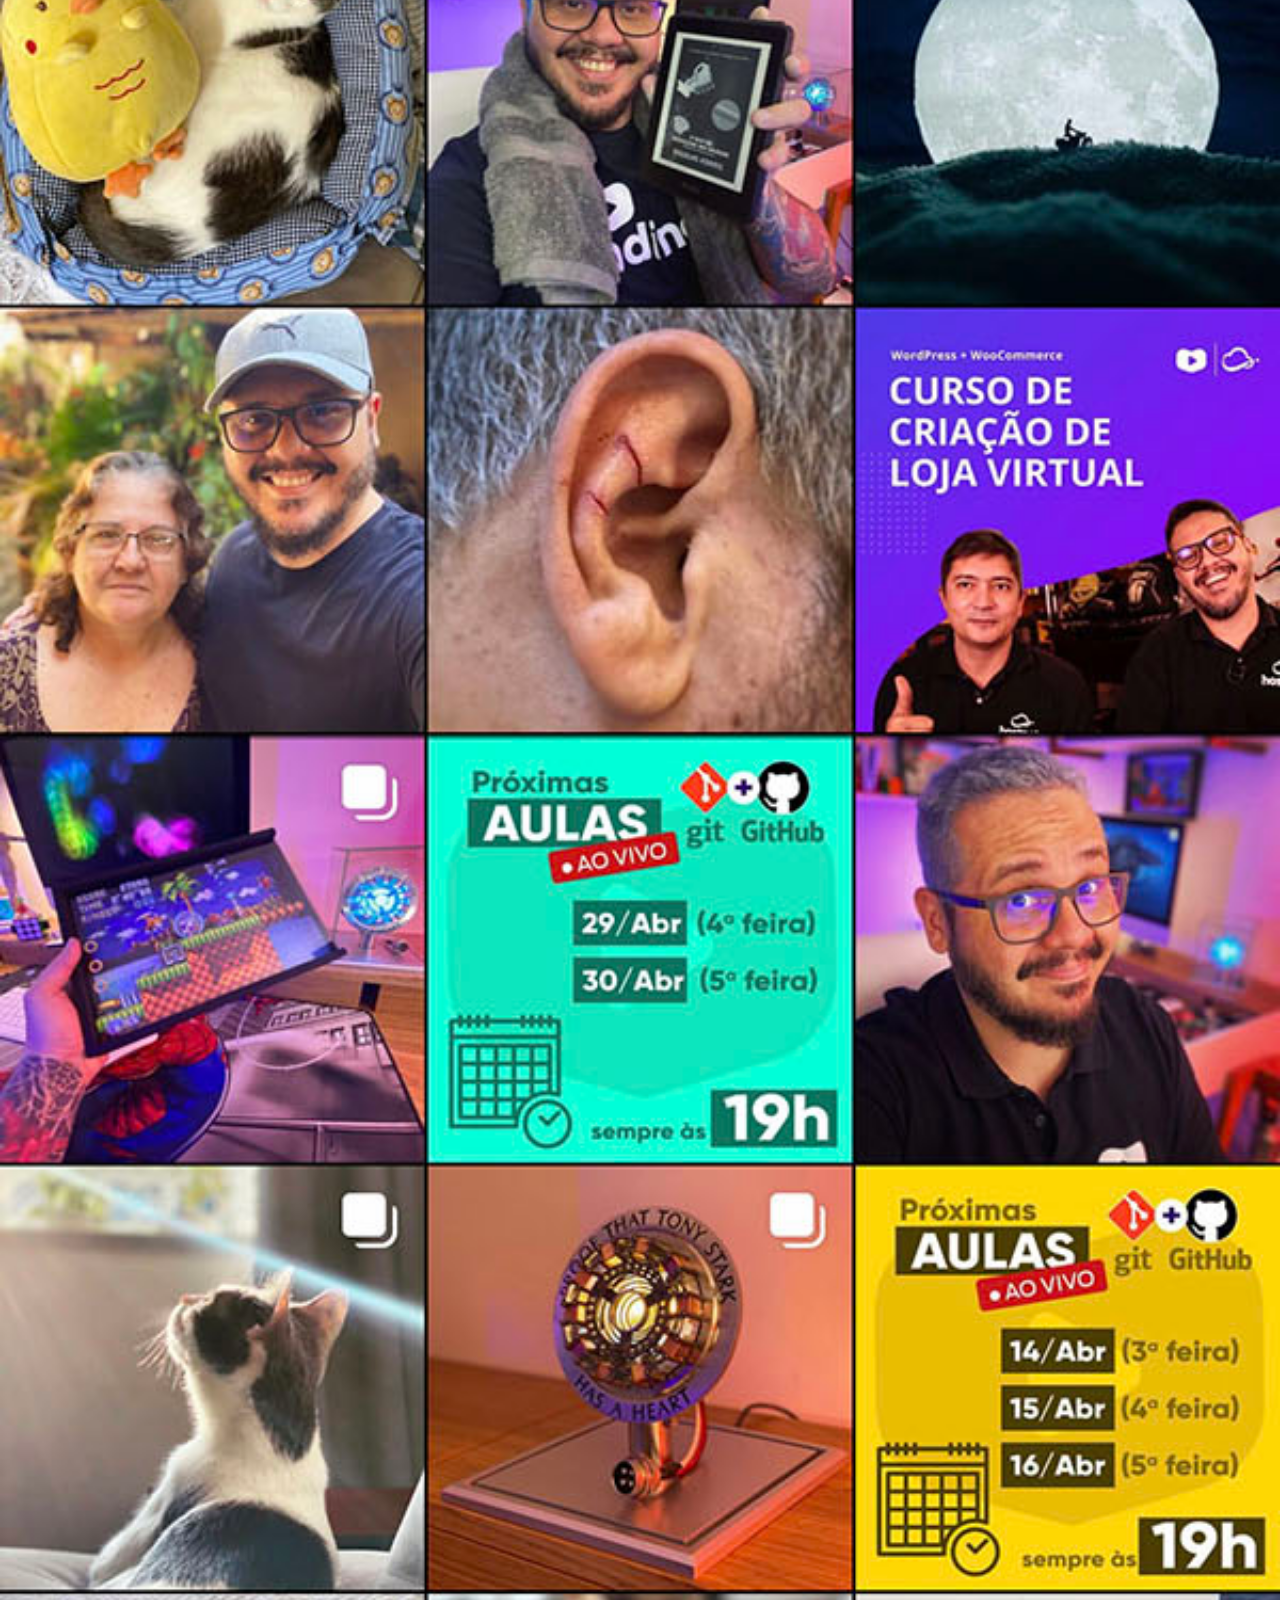
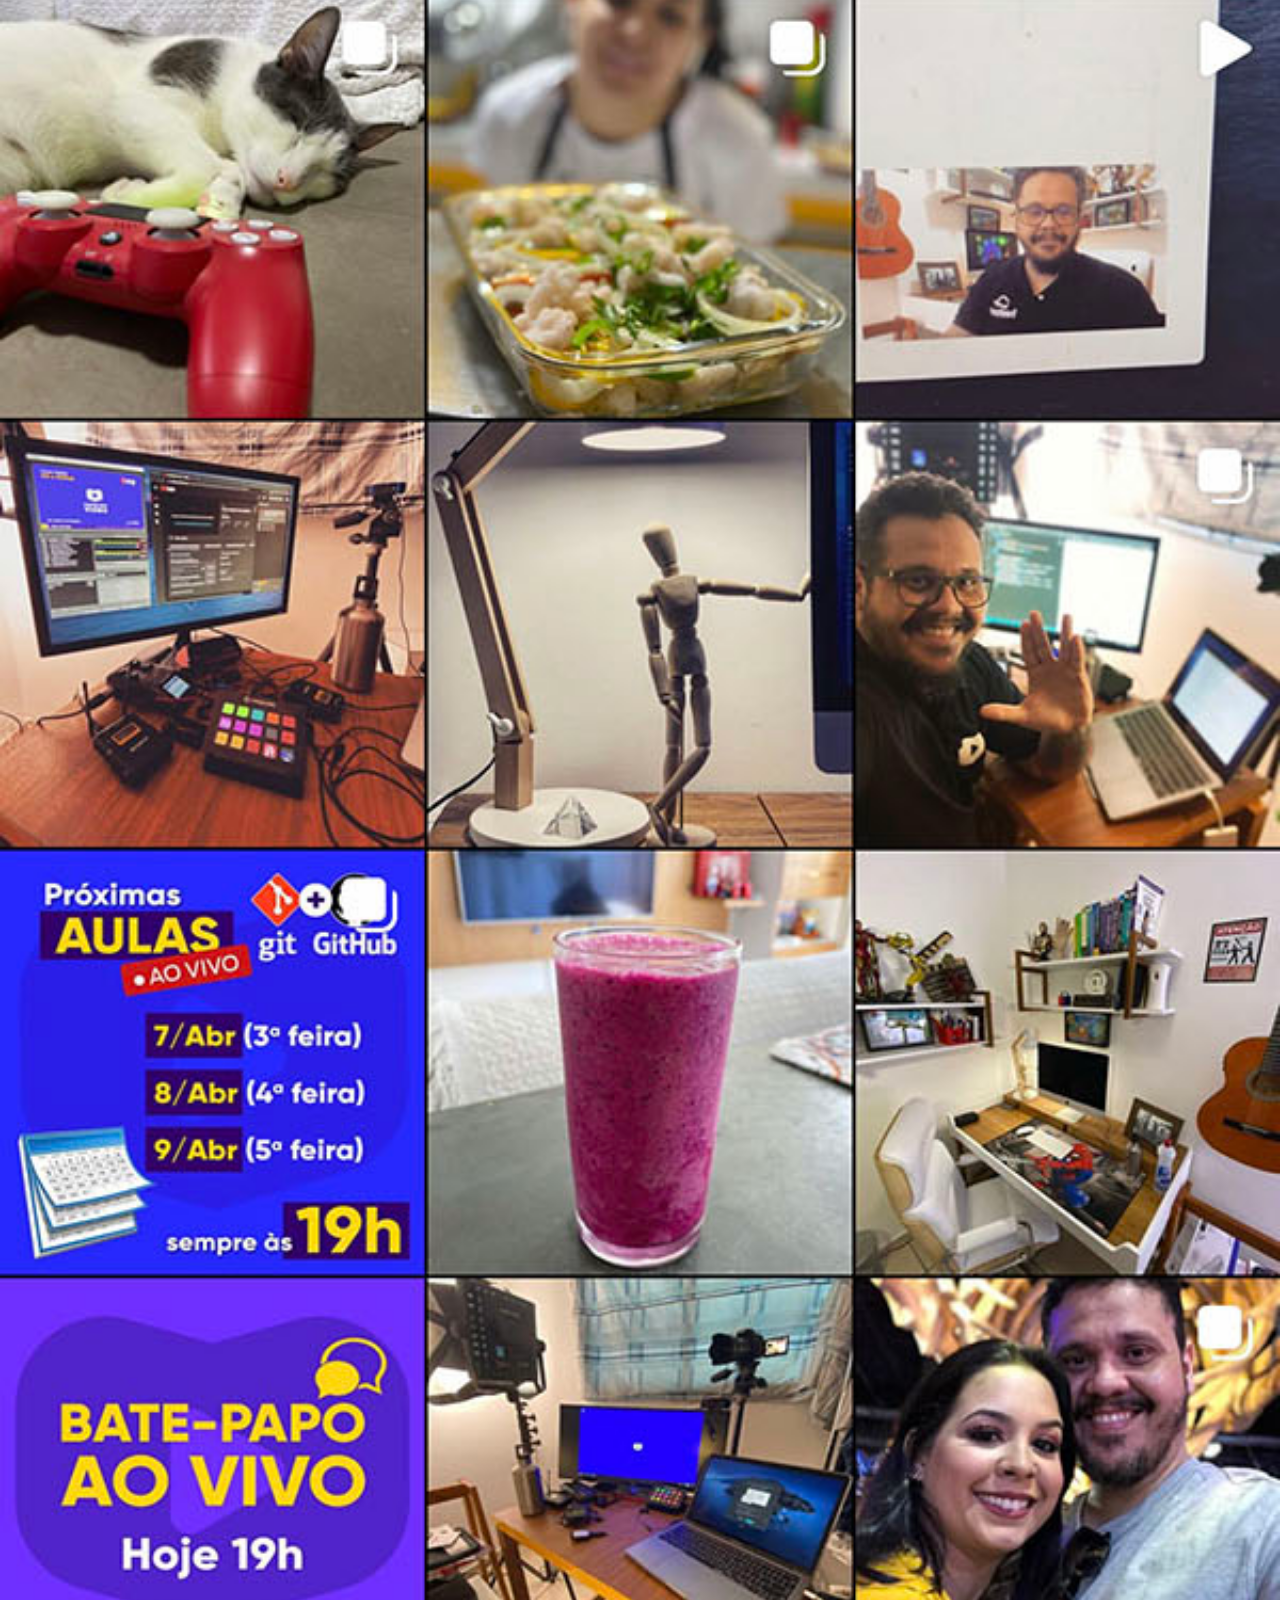
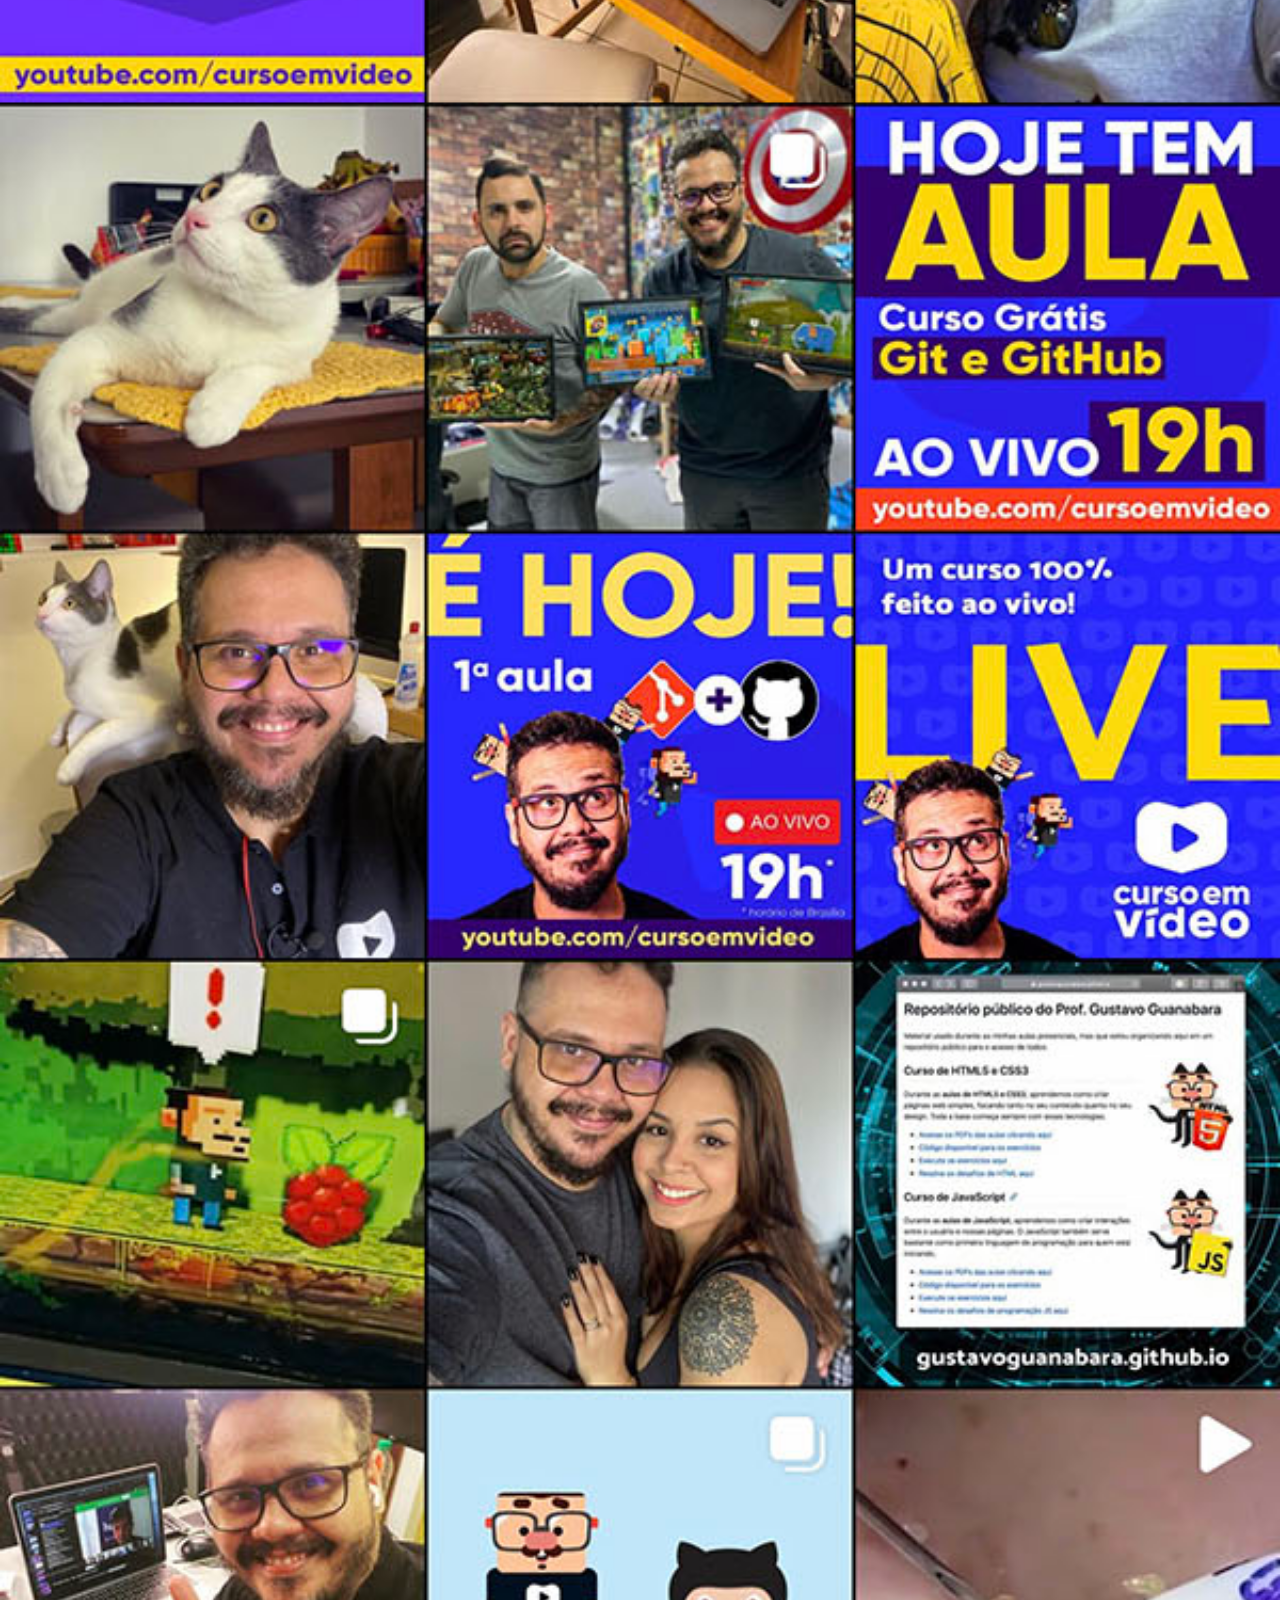
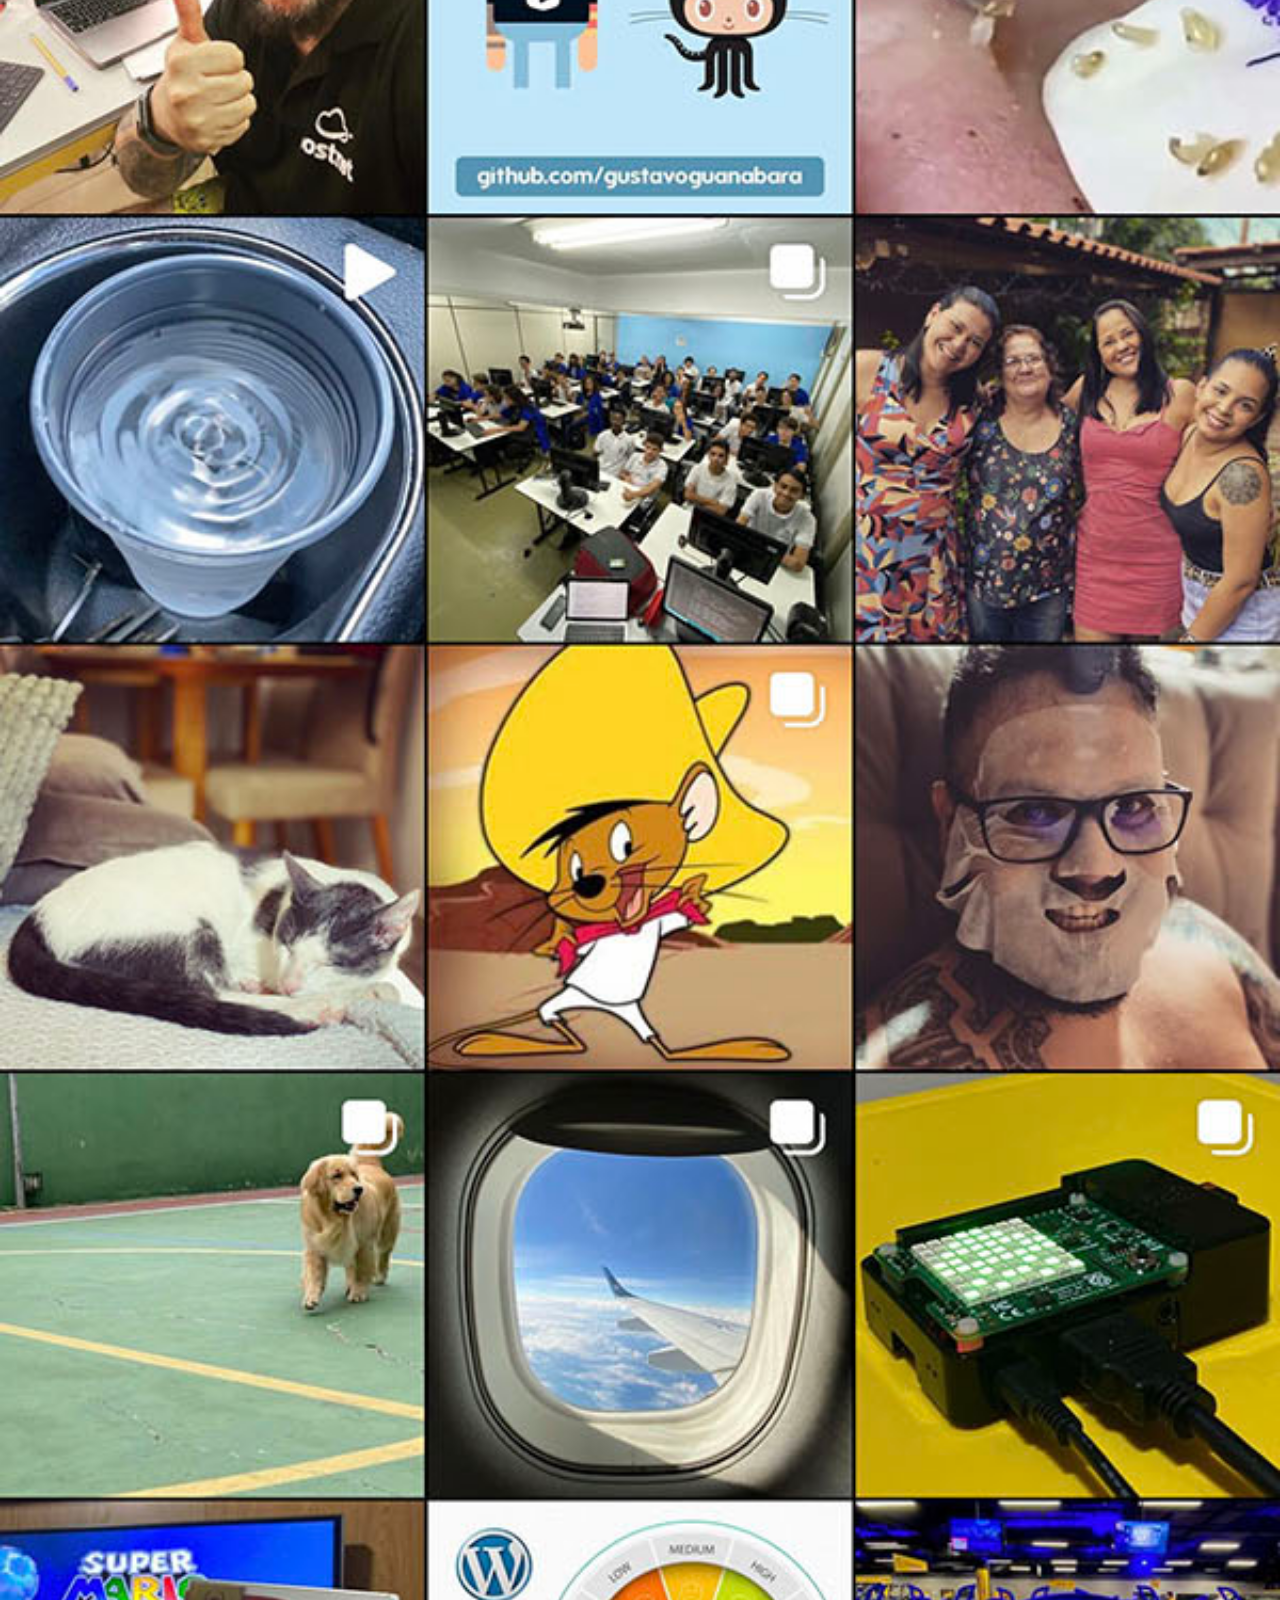
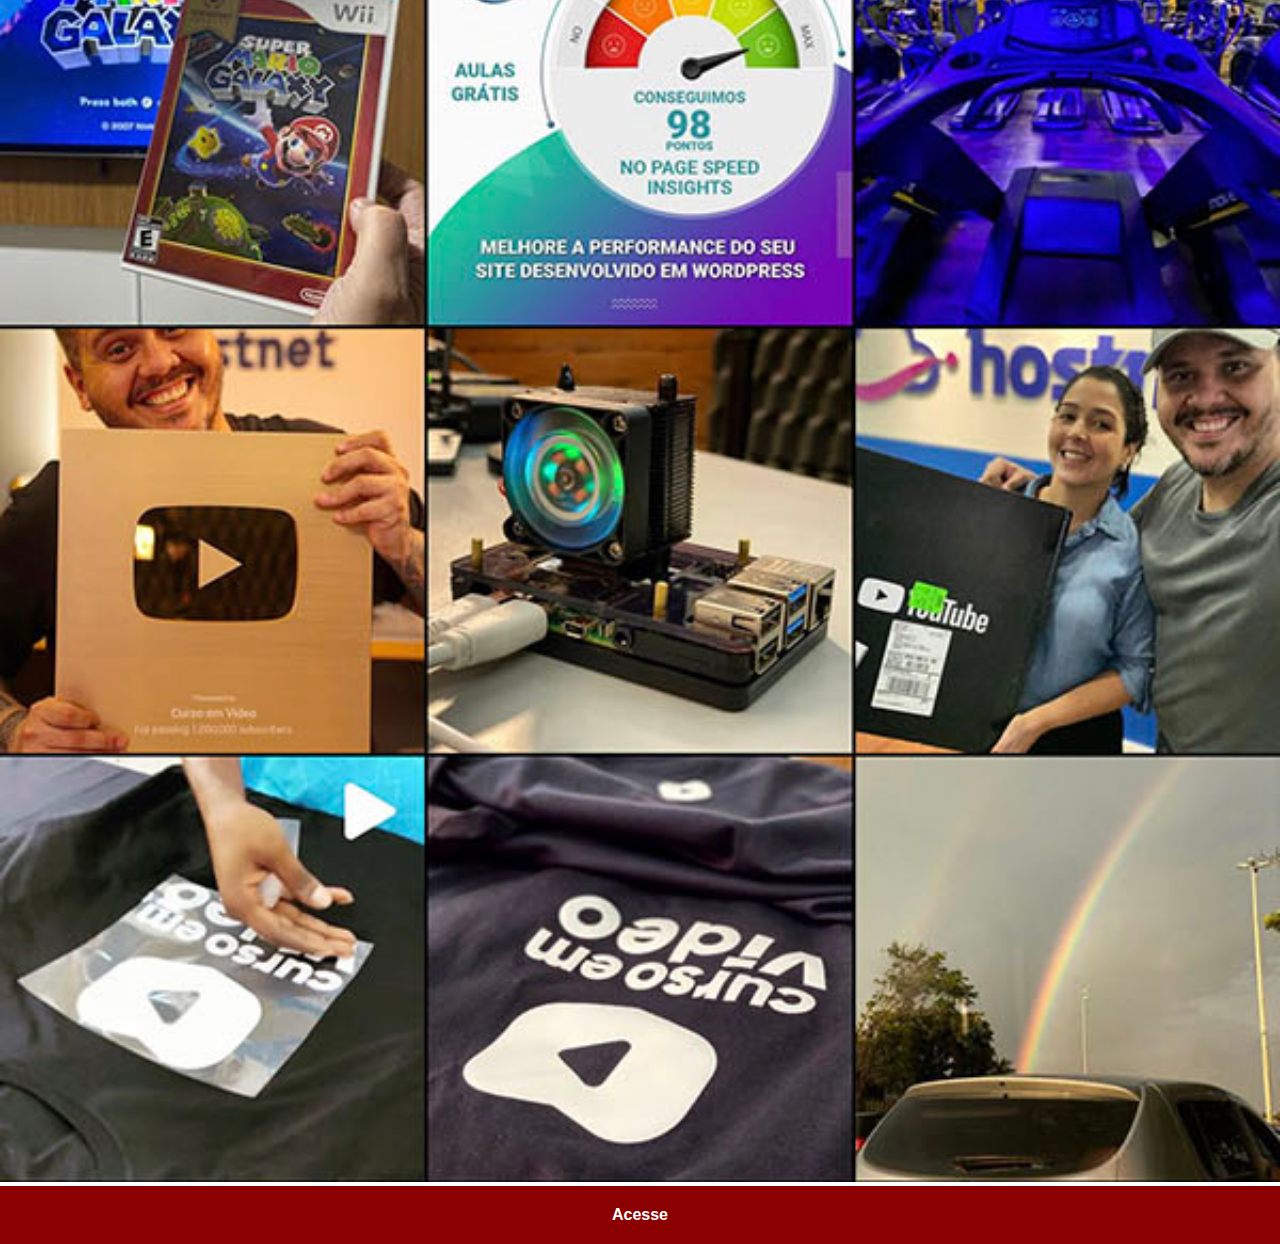
<file: Instagram.html>
<!DOCTYPE html>
<html lang="pt-br">
<head>
    <meta charset="UTF-8">
    <meta http-equiv="X-UA-Compatible" content="IE=edge">
    <meta name="viewport" content="width=device-width, initial-scale=1.0">
    <title>insta</title>
    <link rel="stylesheet" href="estilos/social.css">
</head>
<body>
    <img src="imagens/tela-instagram.jpg" alt="Instagram">
    <a href="https://www.instagram.com/gustavoguanabara/" target="_blank">Acesse</a>
    
</body>
</html>
</file>
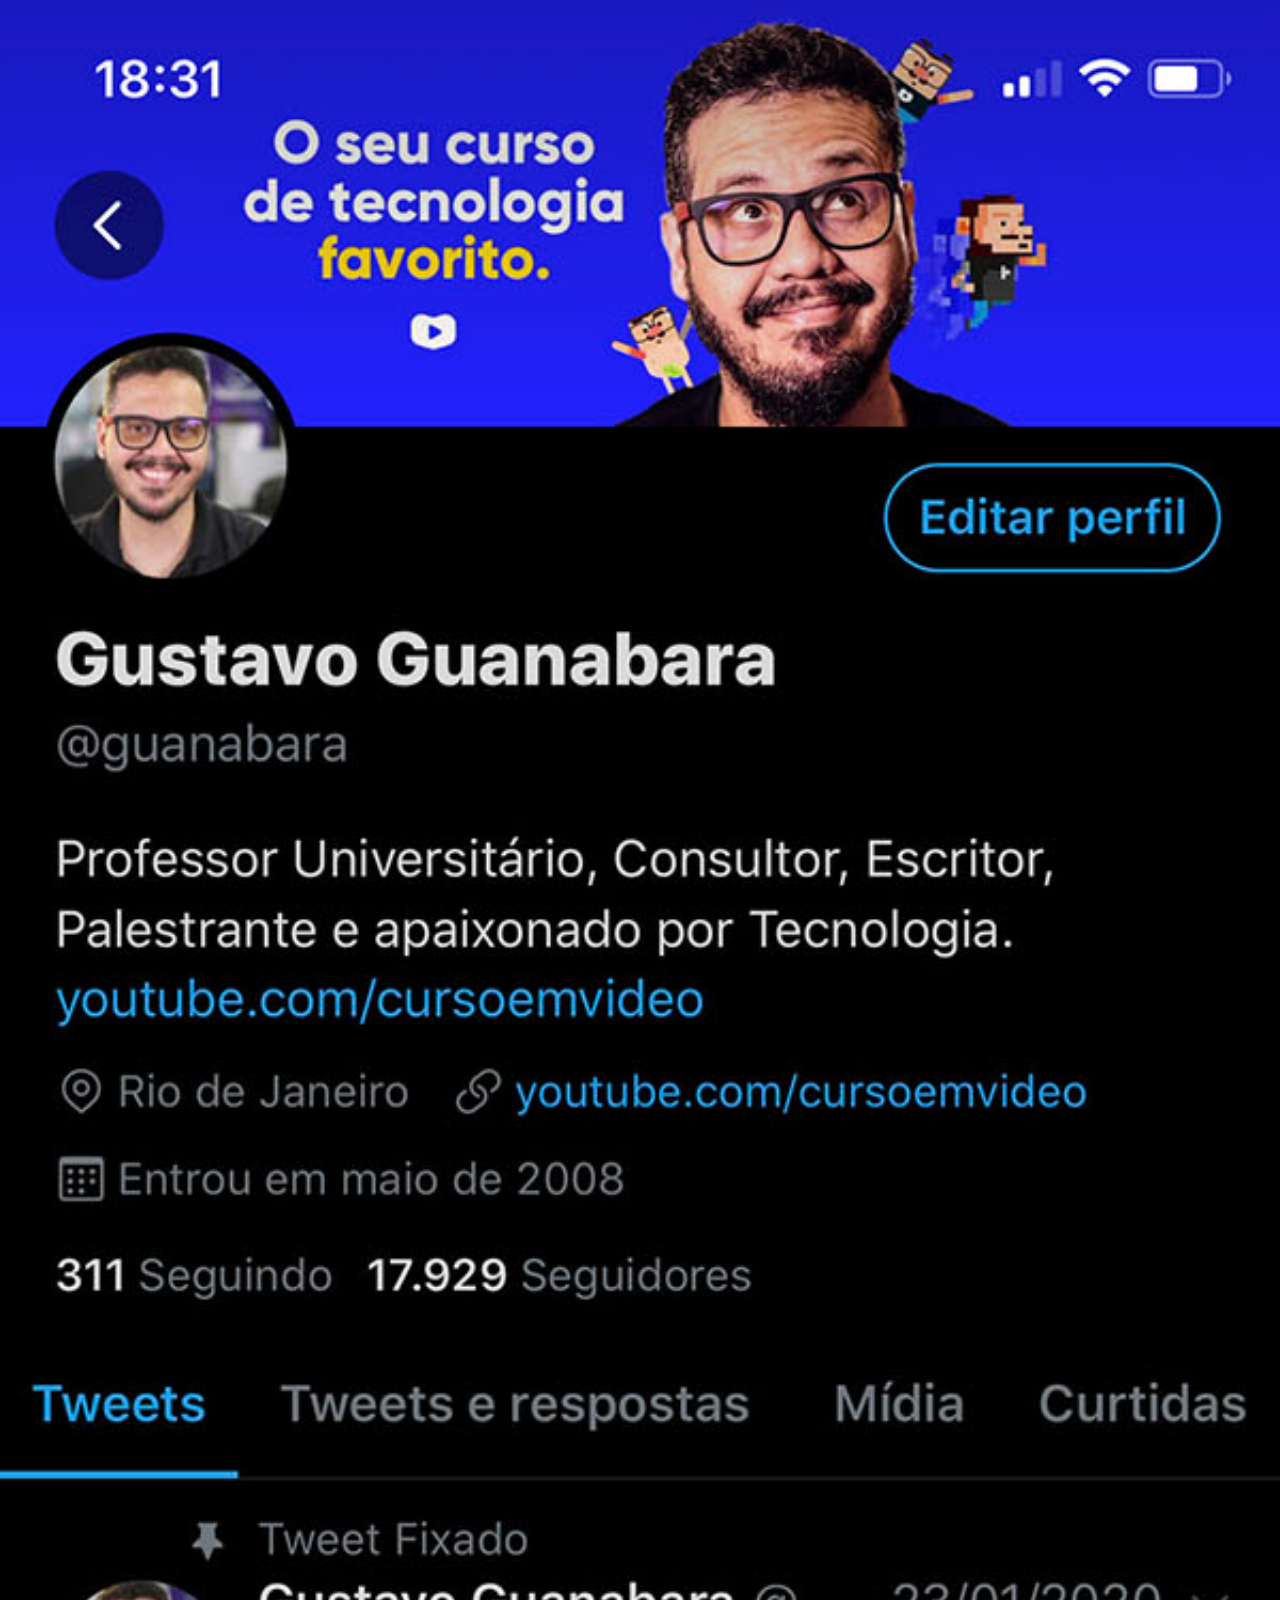
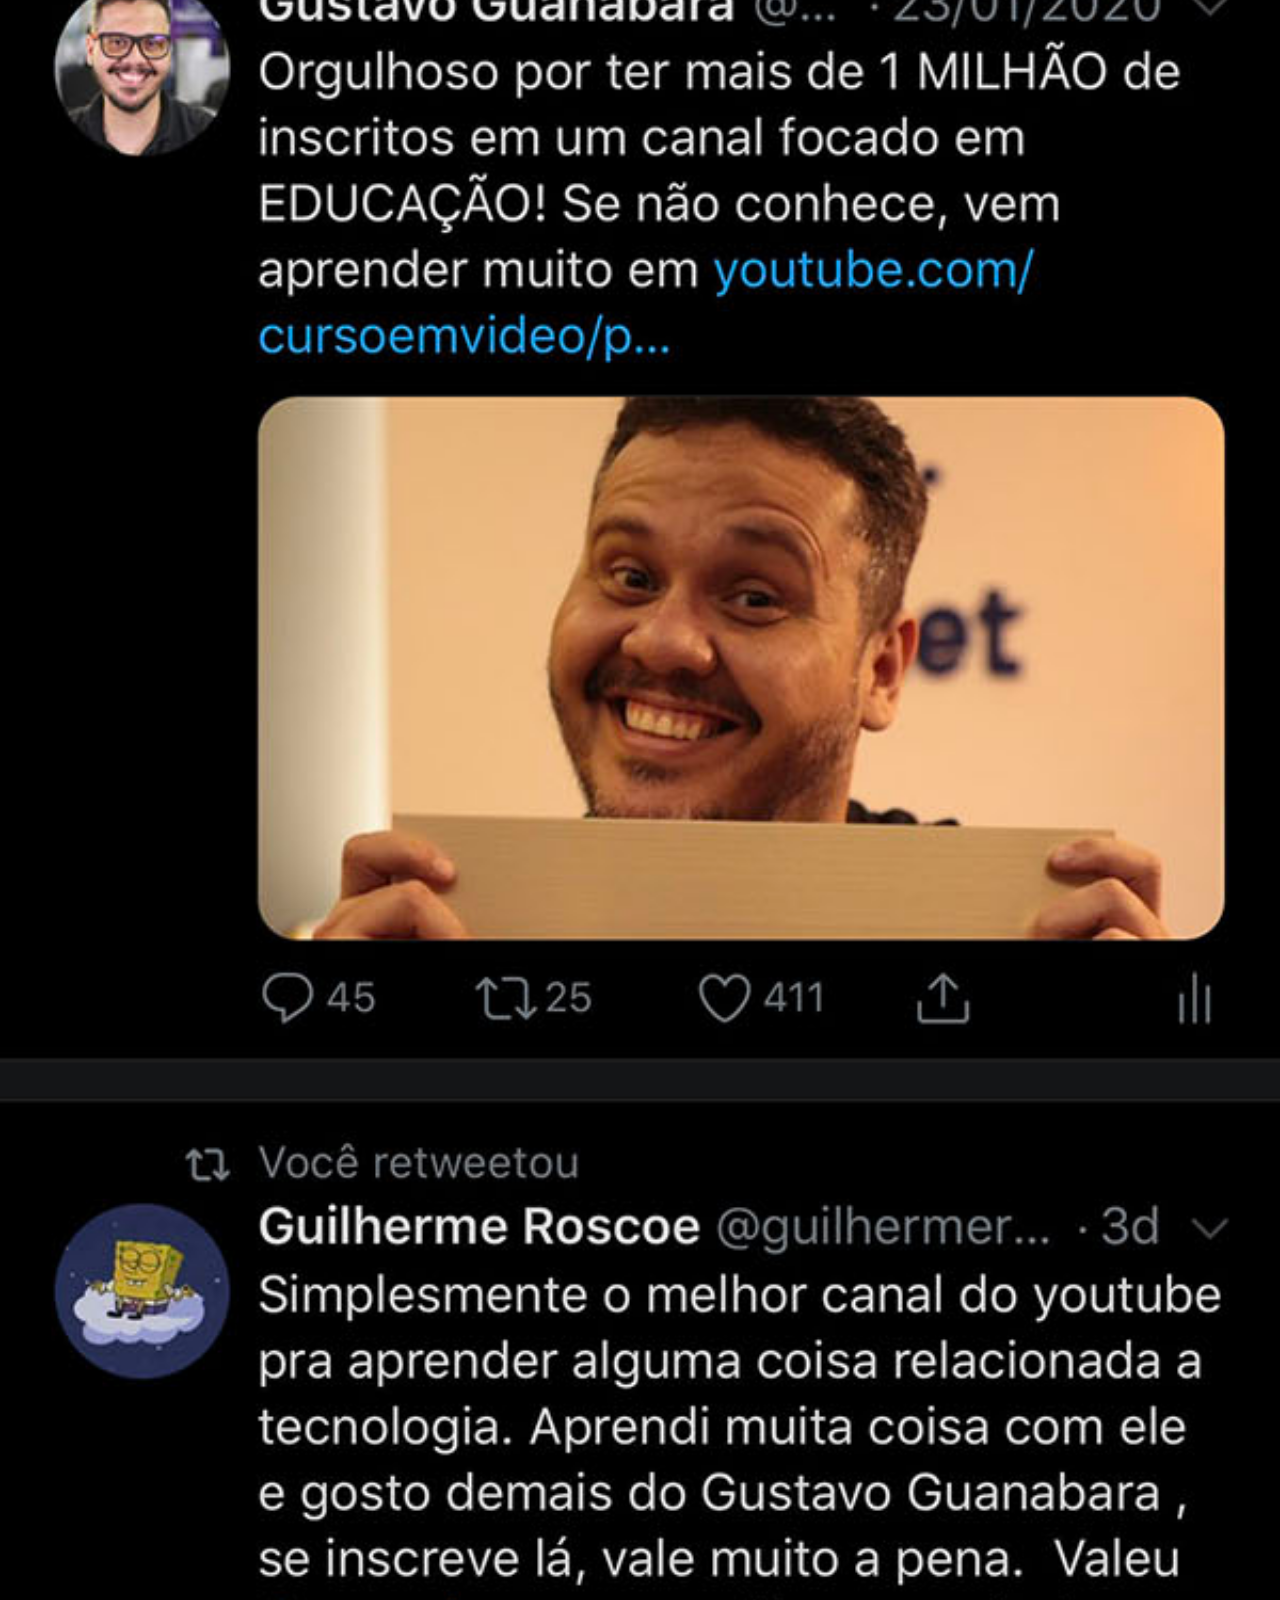
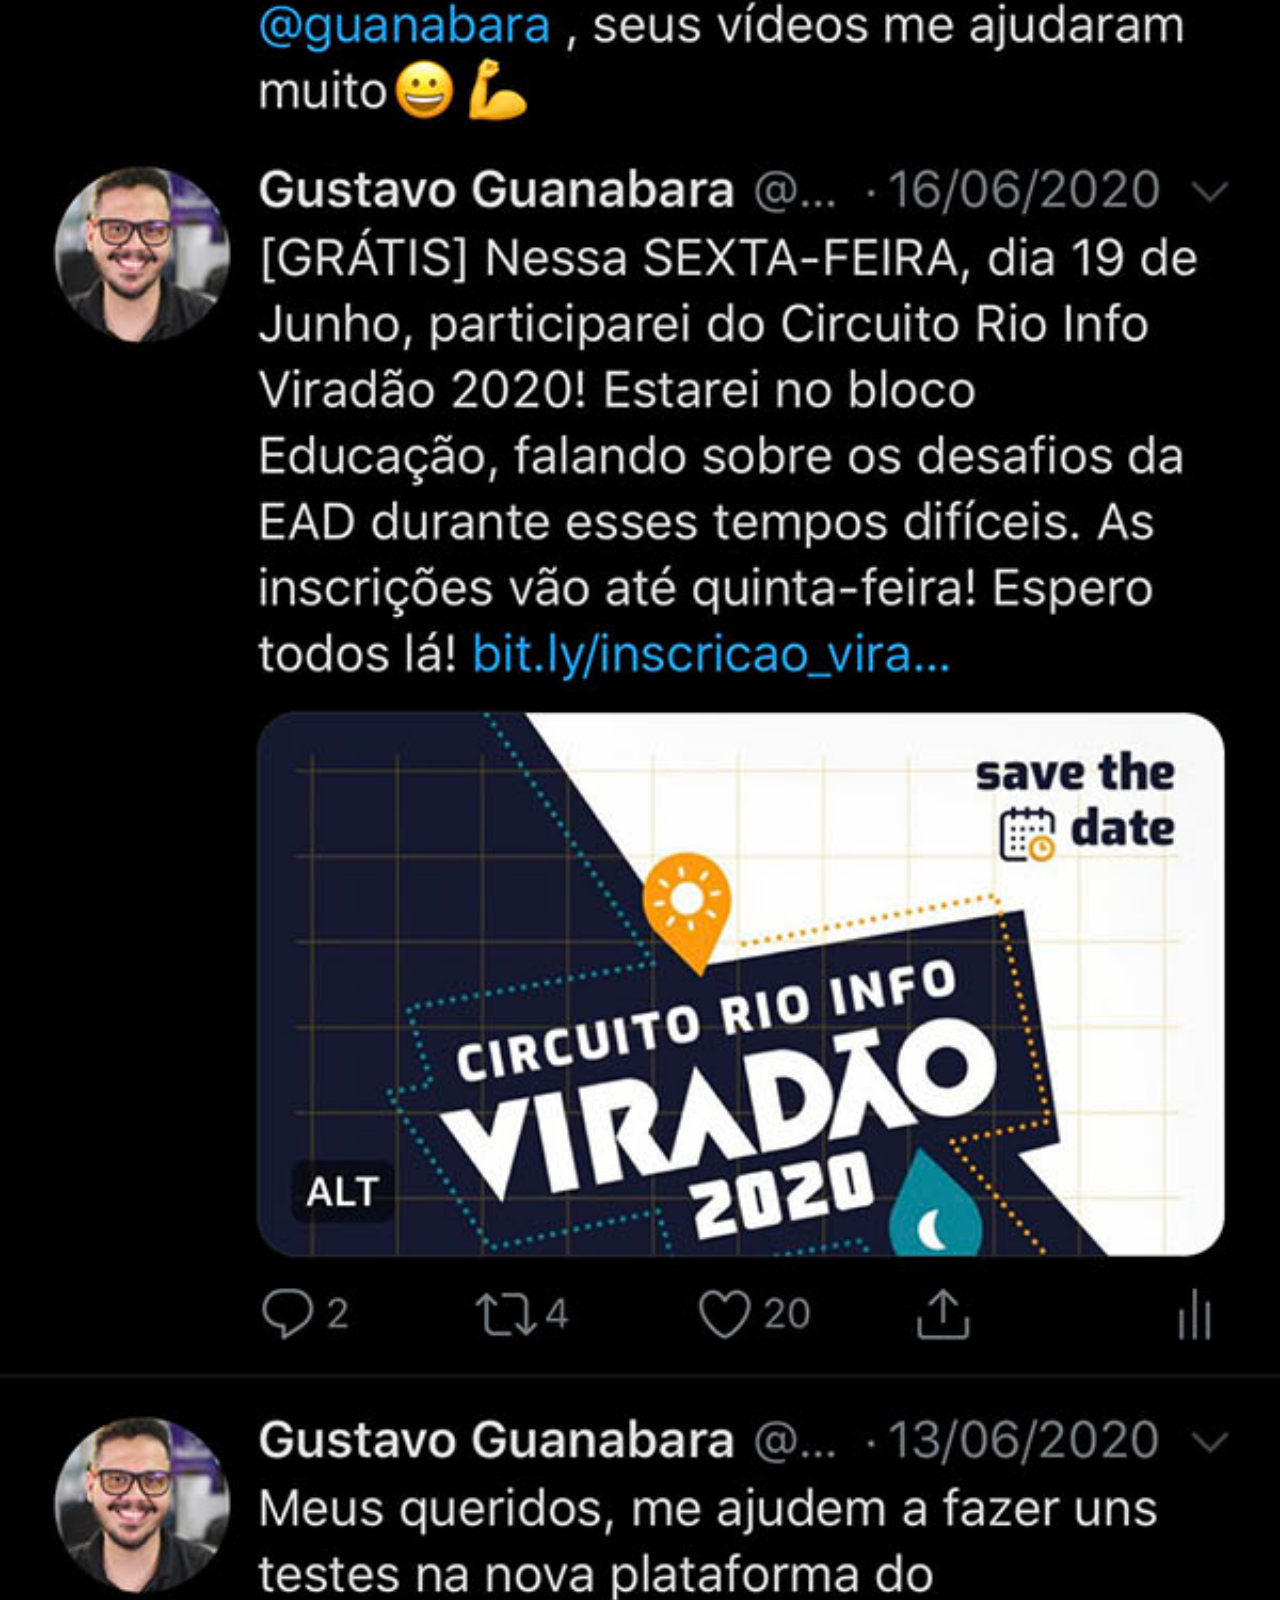
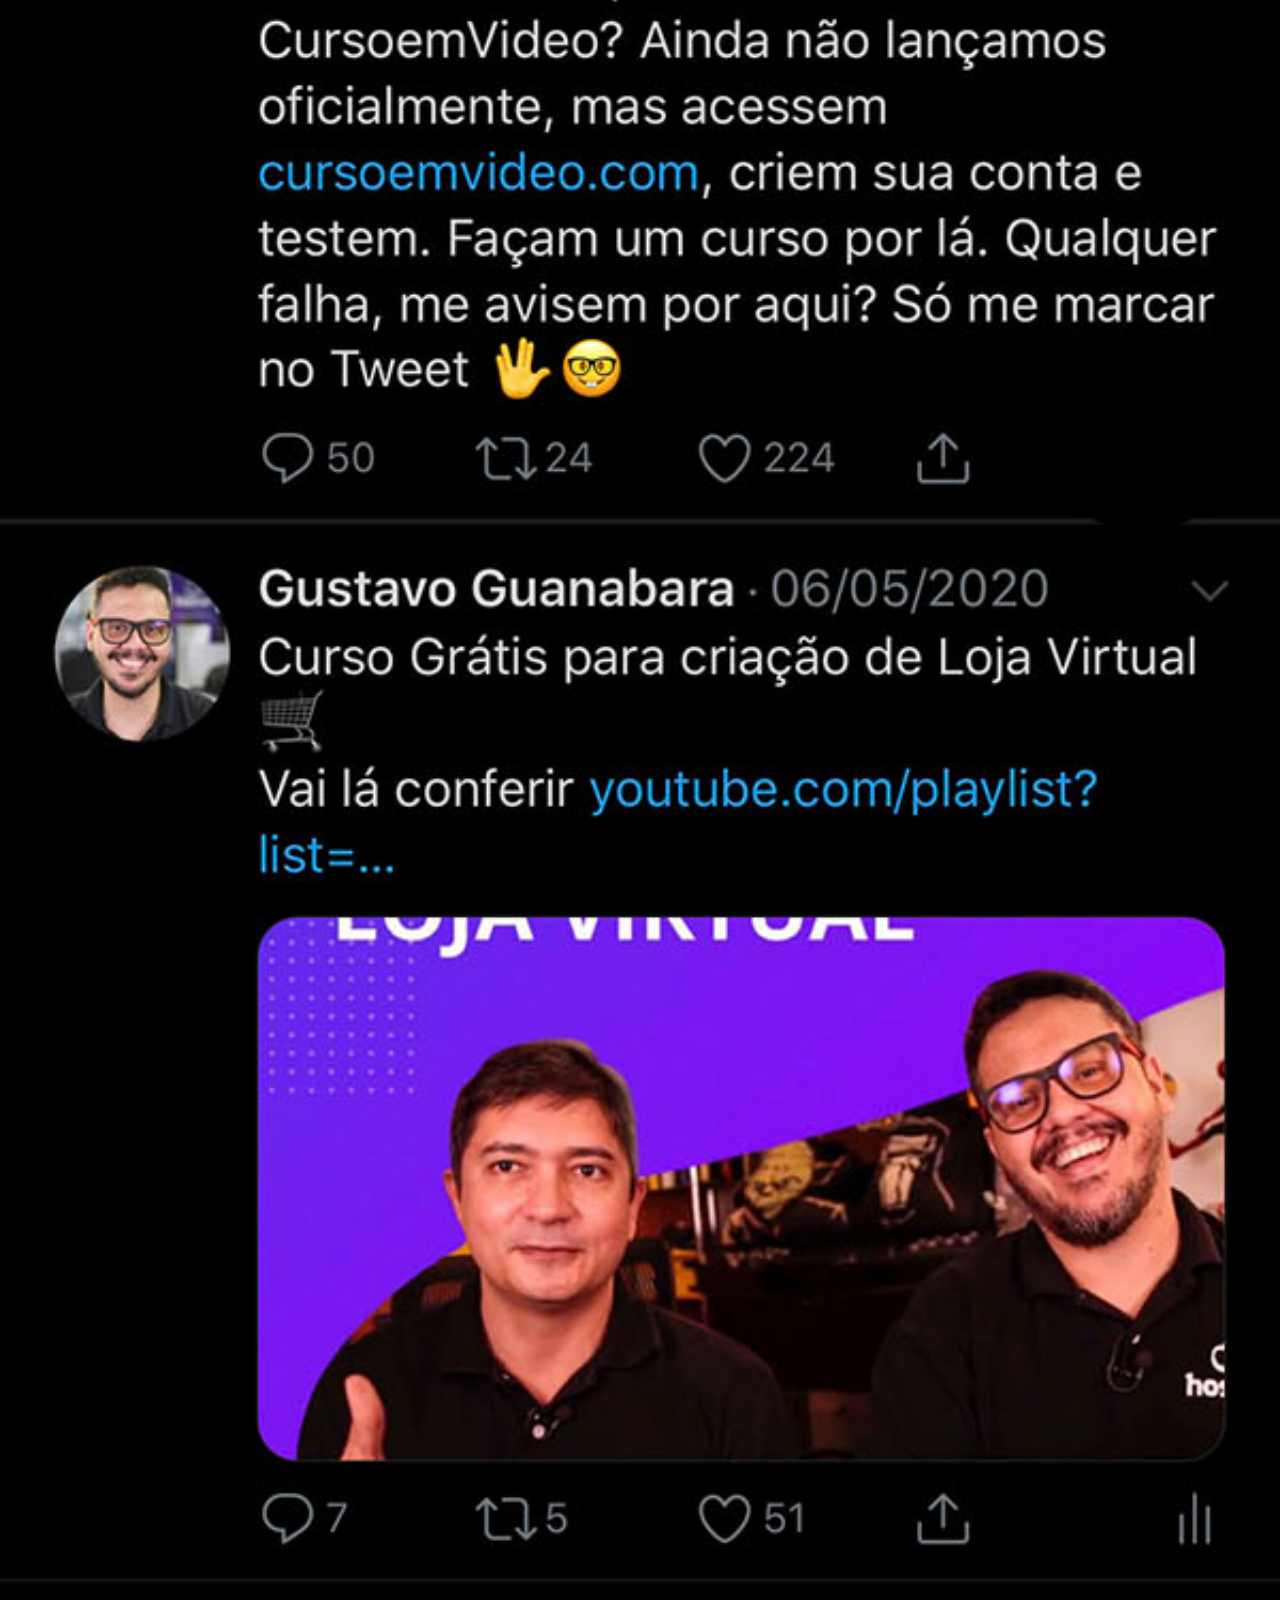
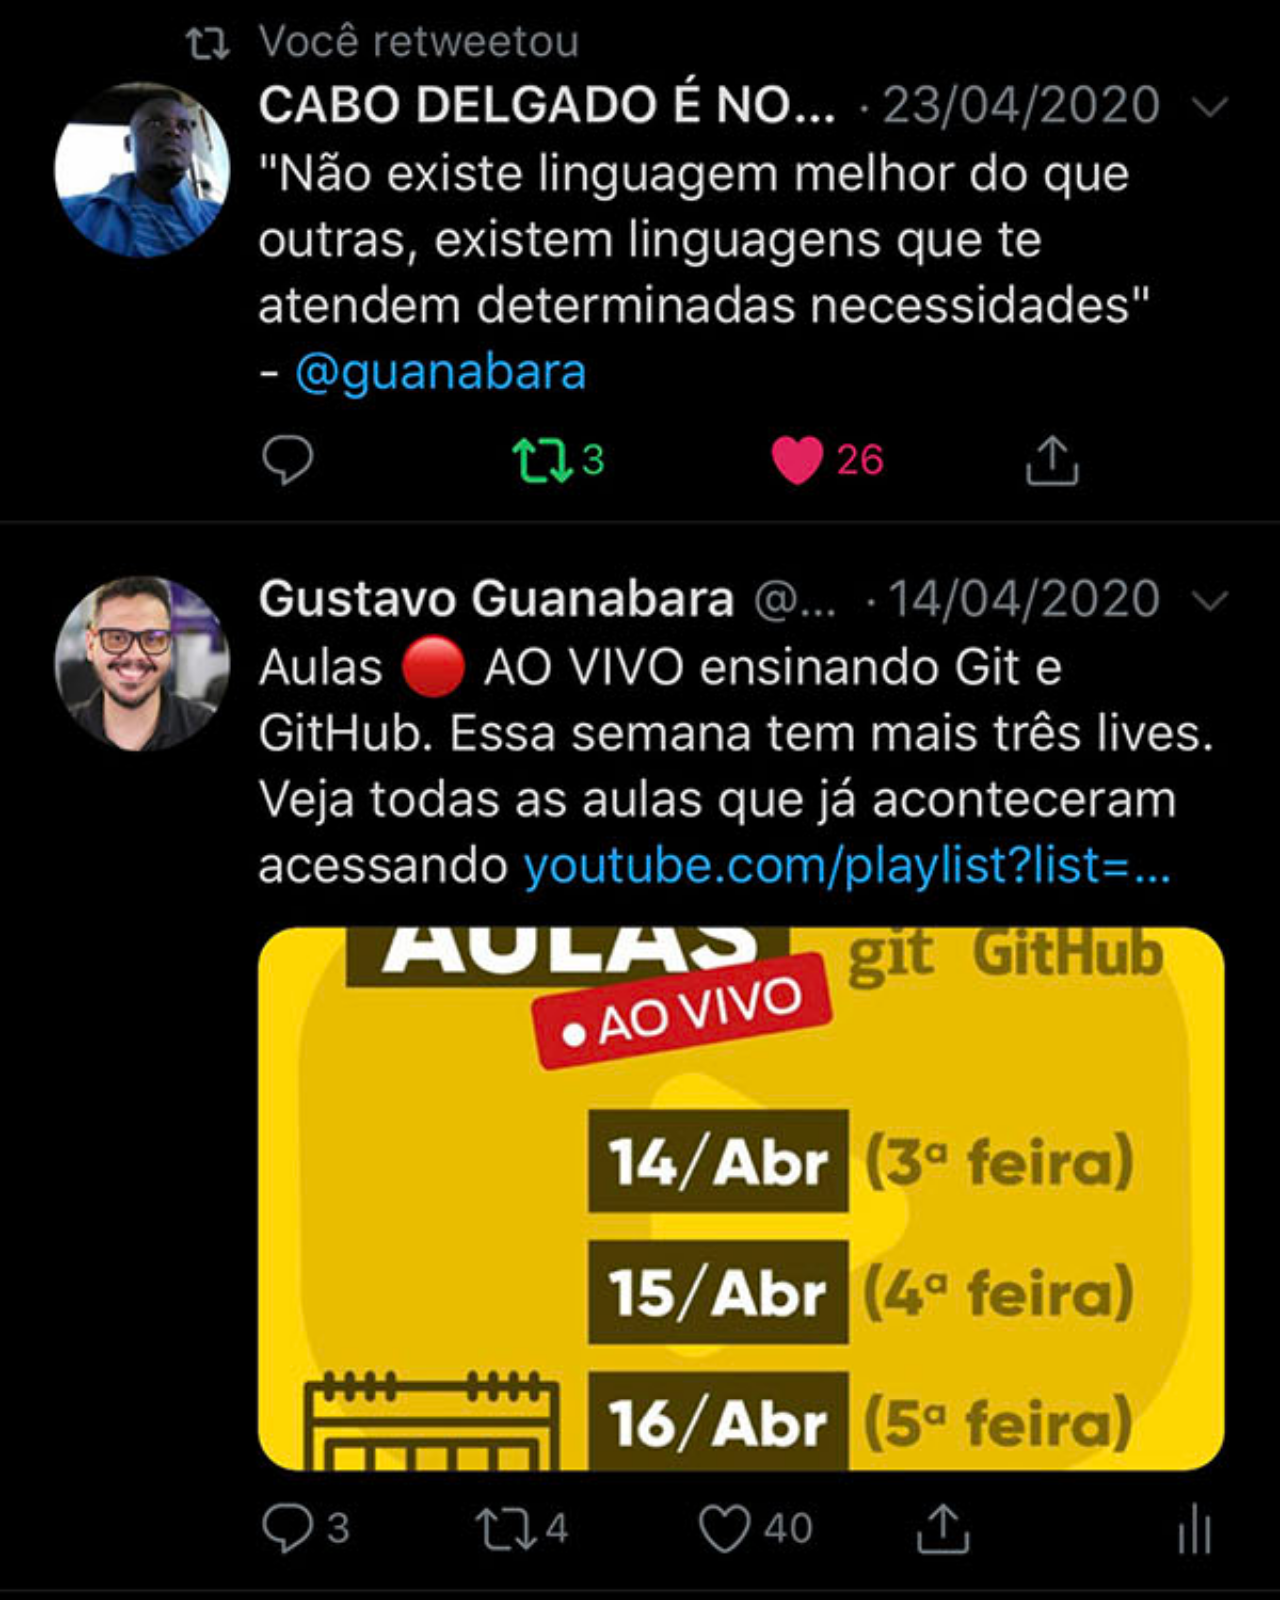
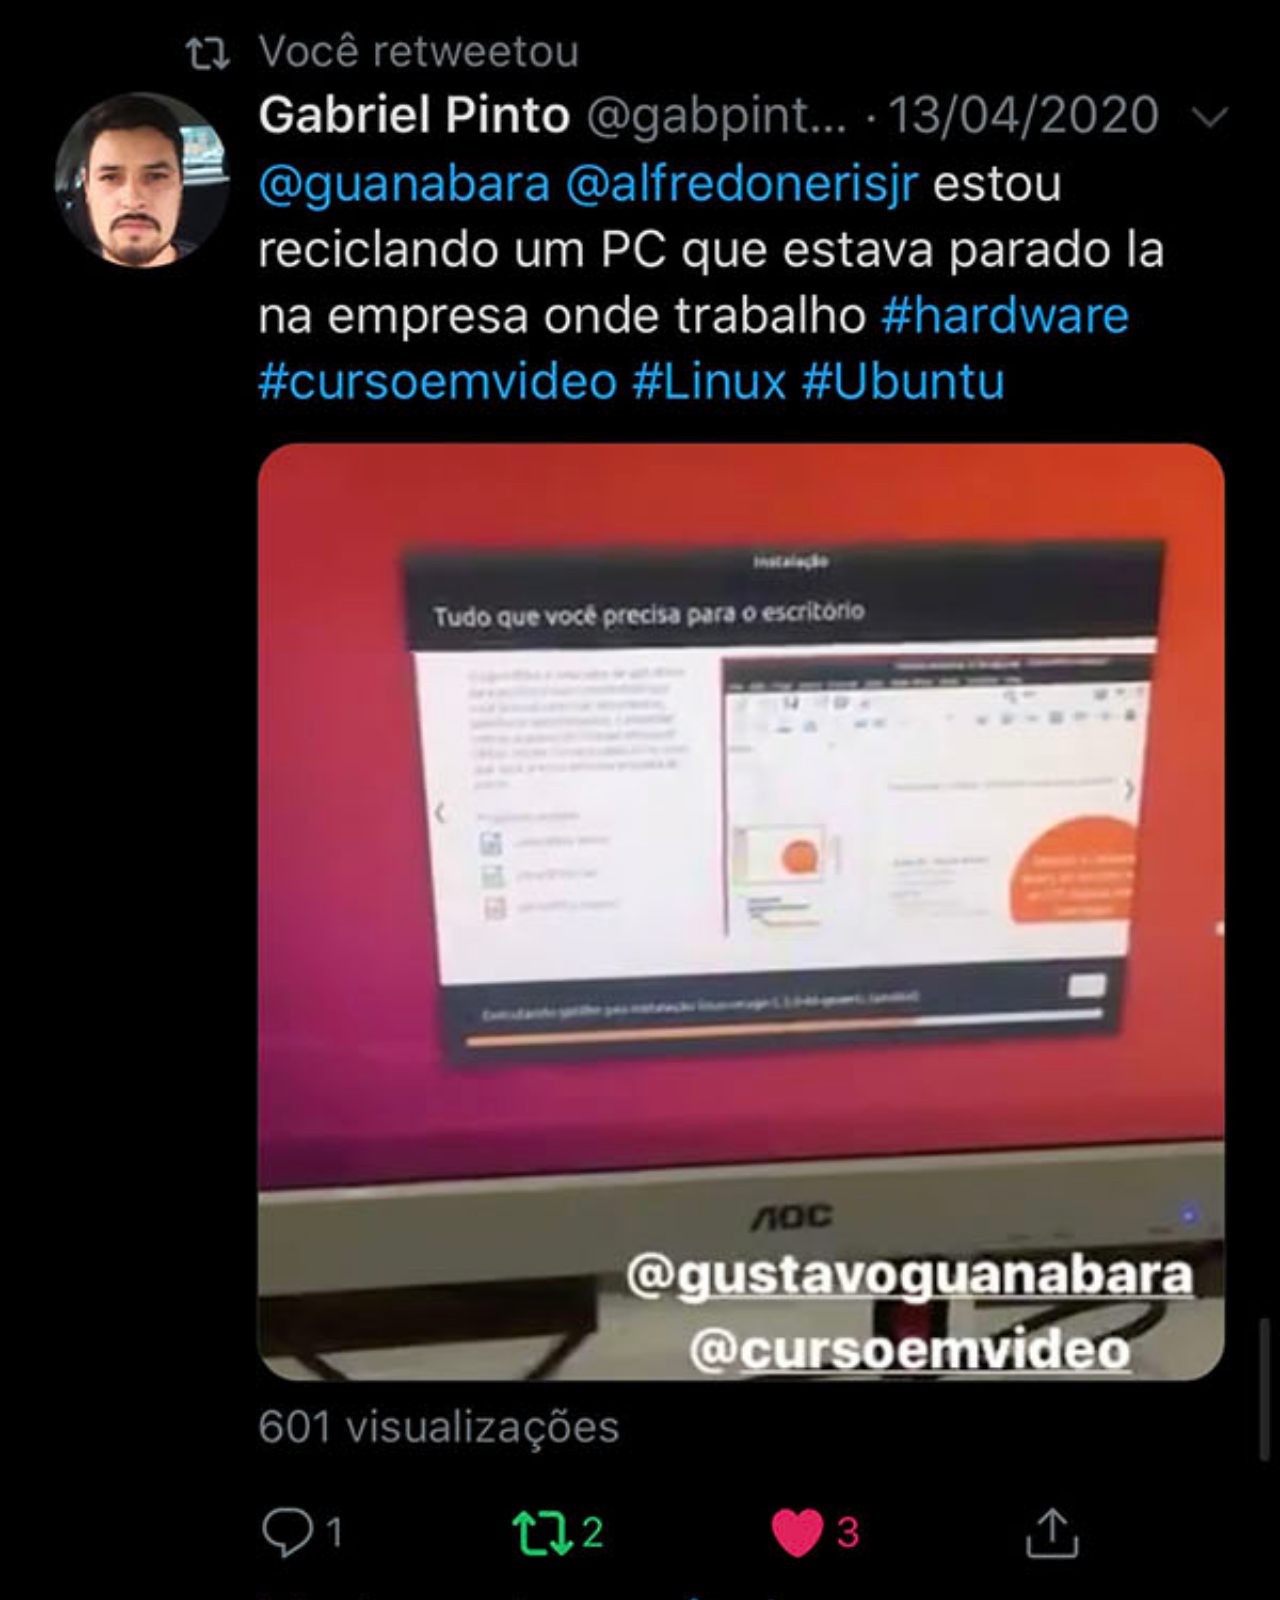
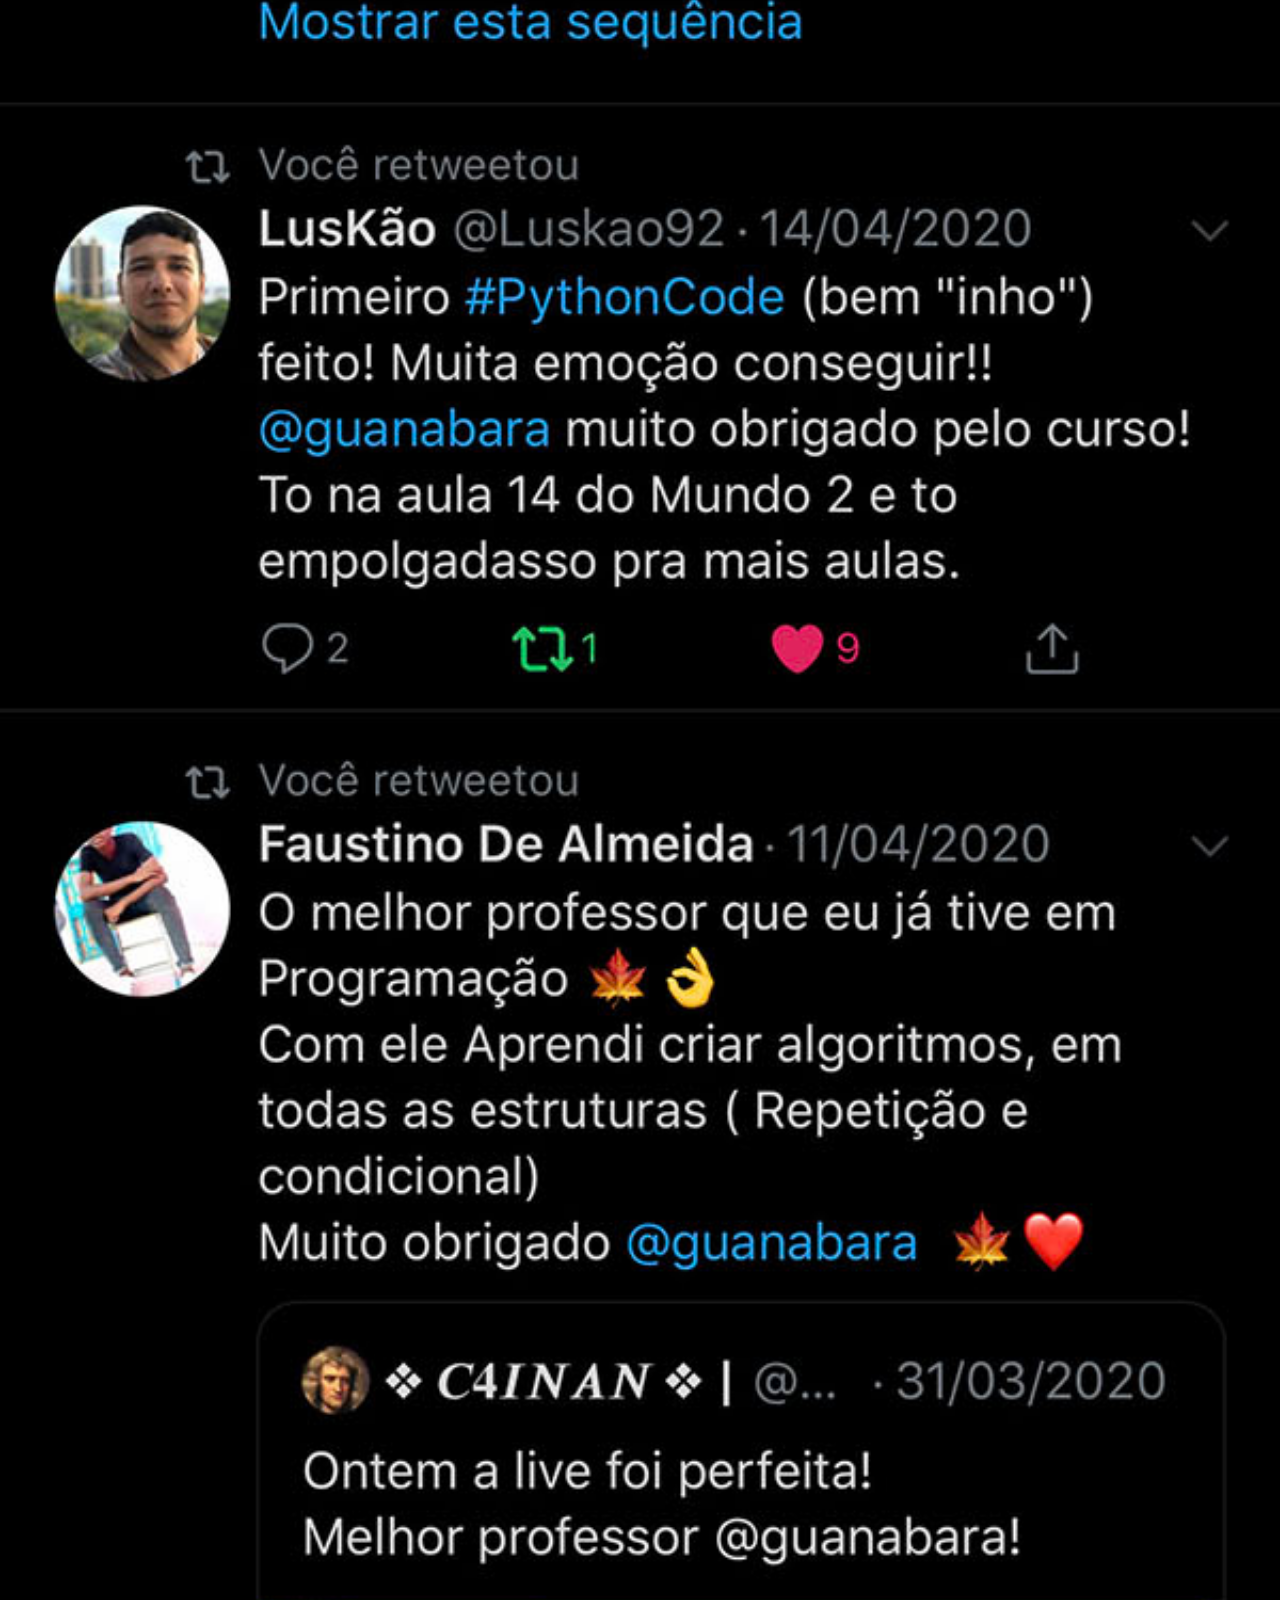
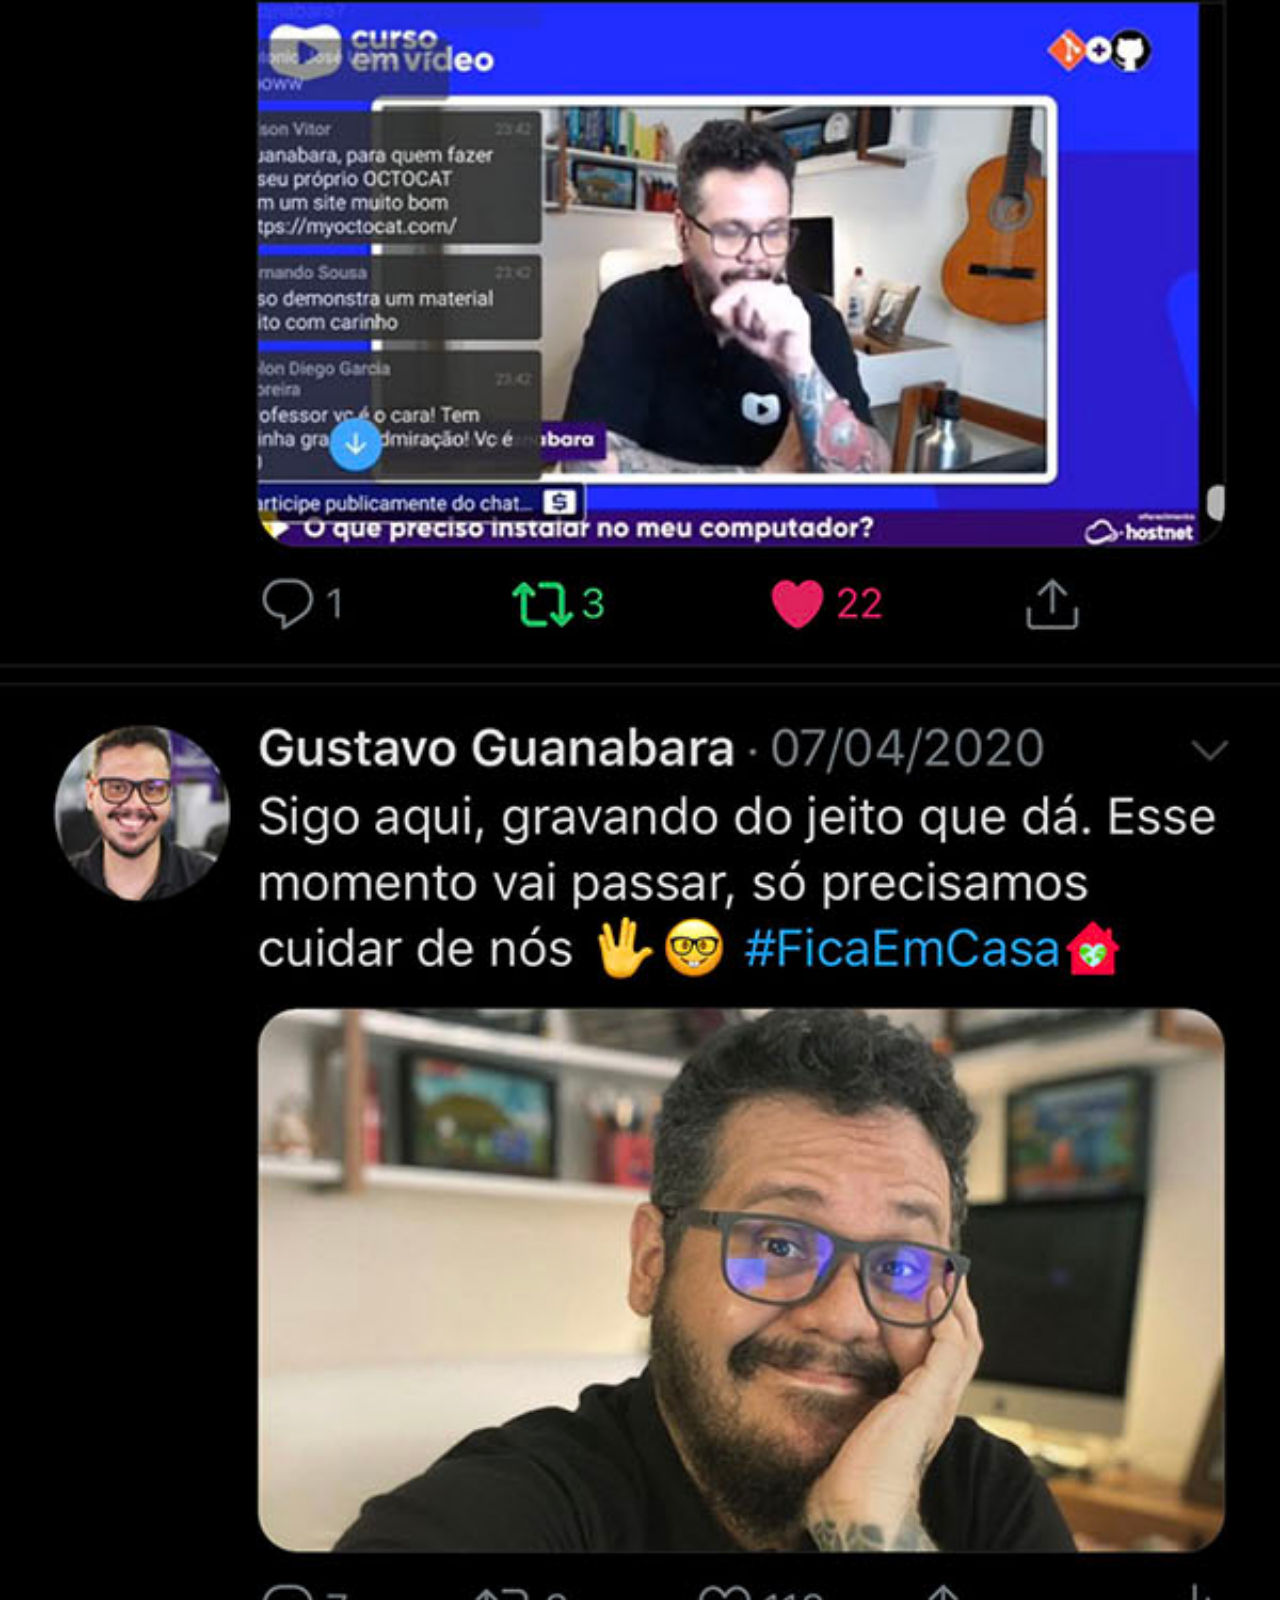
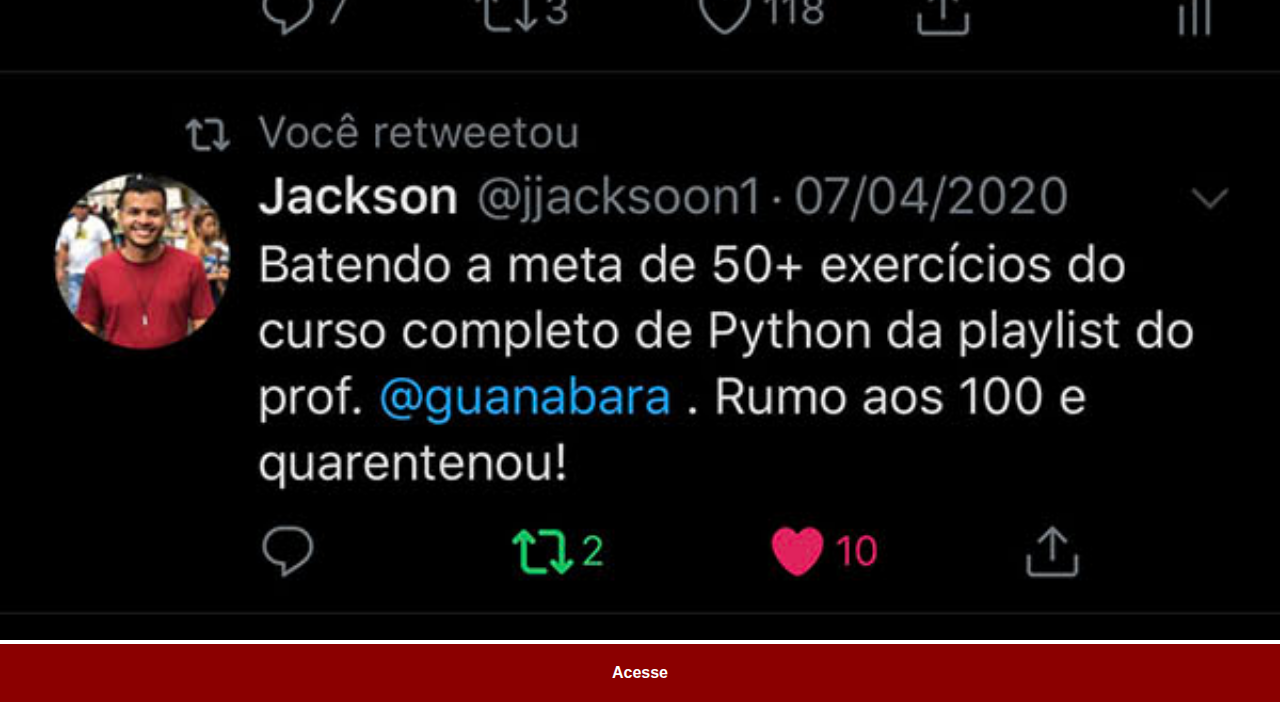
<file: twitter.html>
<!DOCTYPE html>
<html lang="pt-br">
<head>
    <meta charset="UTF-8">
    <meta http-equiv="X-UA-Compatible" content="IE=edge">
    <meta name="viewport" content="width=device-width, initial-scale=1.0">
    <title>twitter</title>
    <link rel="stylesheet" href="estilos/social.css">
</head>
<body>
    <img src="imagens/tela-twitter.jpg" alt="Twitter">
    <a href="https://twitter.com/guanabara?ref_src=twsrc%5Egoogle%7Ctwcamp%5Eserp%7Ctwgr%5Eauthor" target="_blank">Acesse</a>
</body>
</html>
</file>
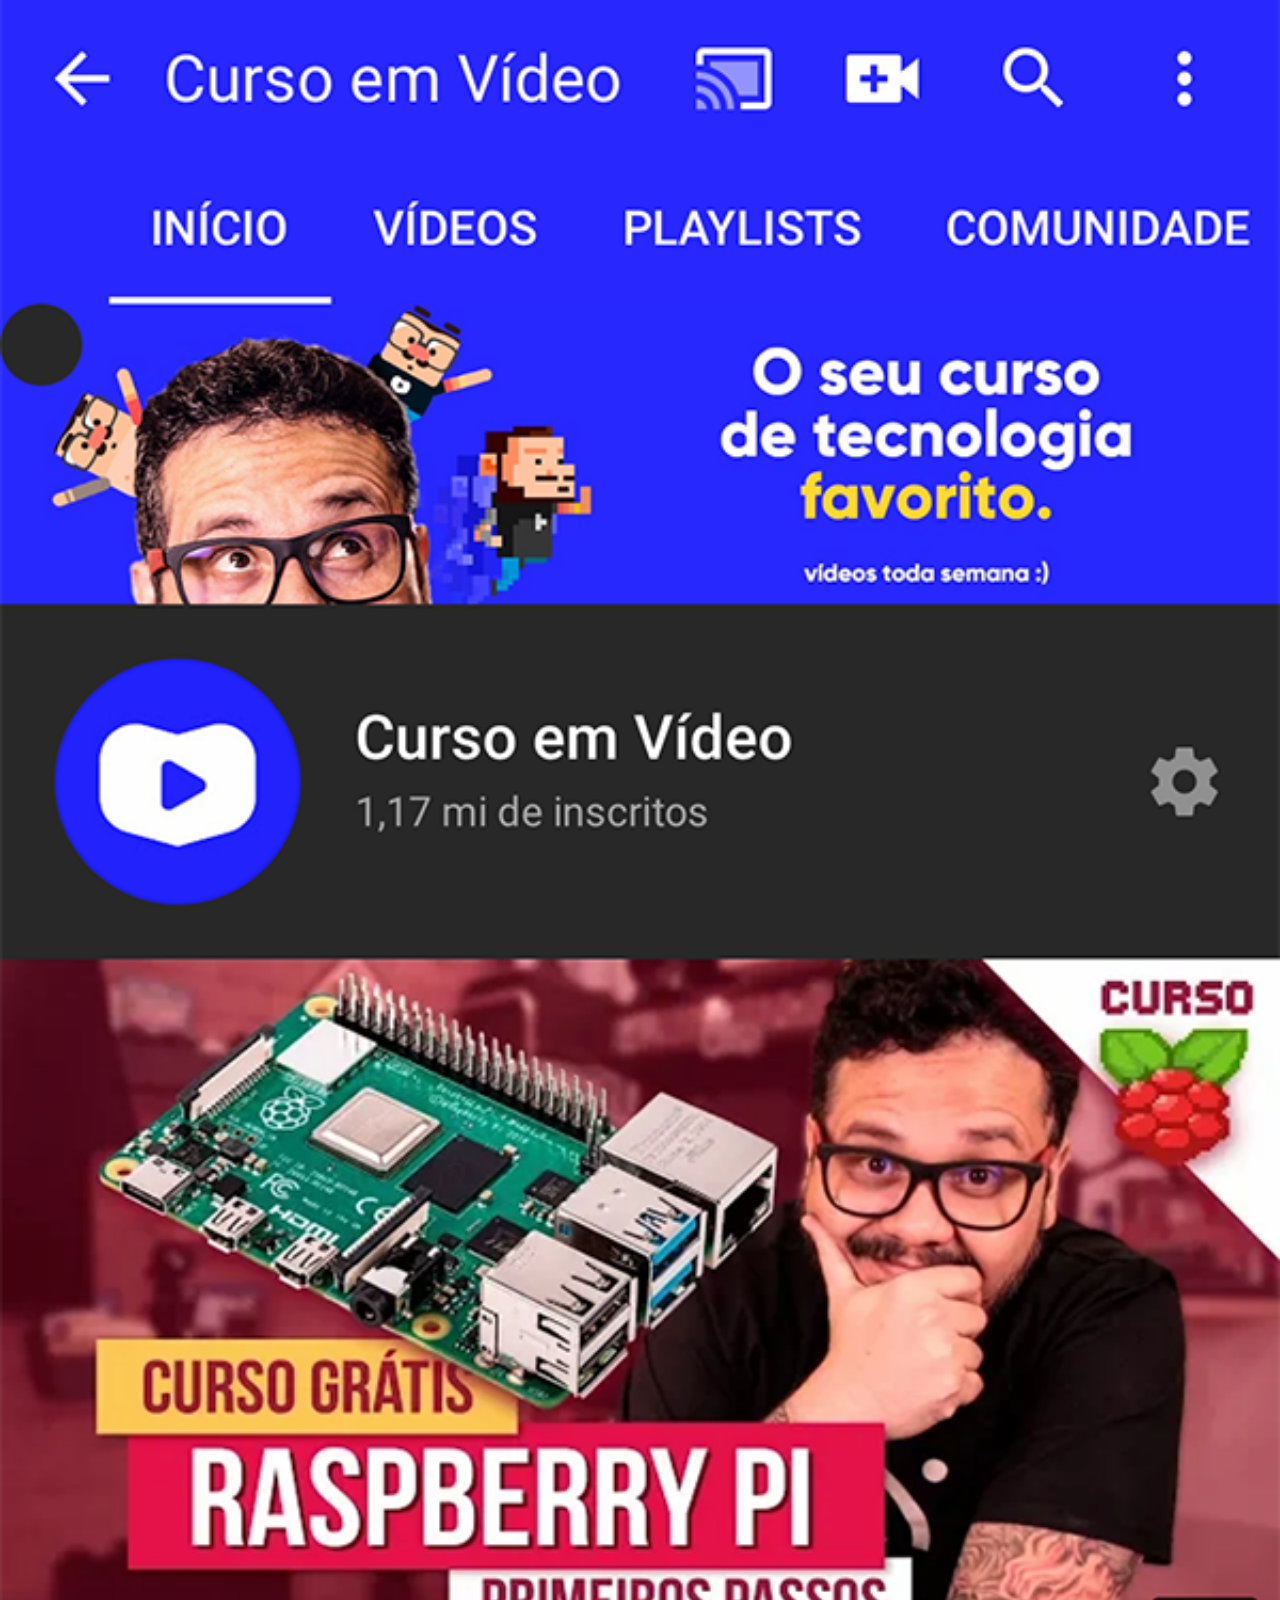
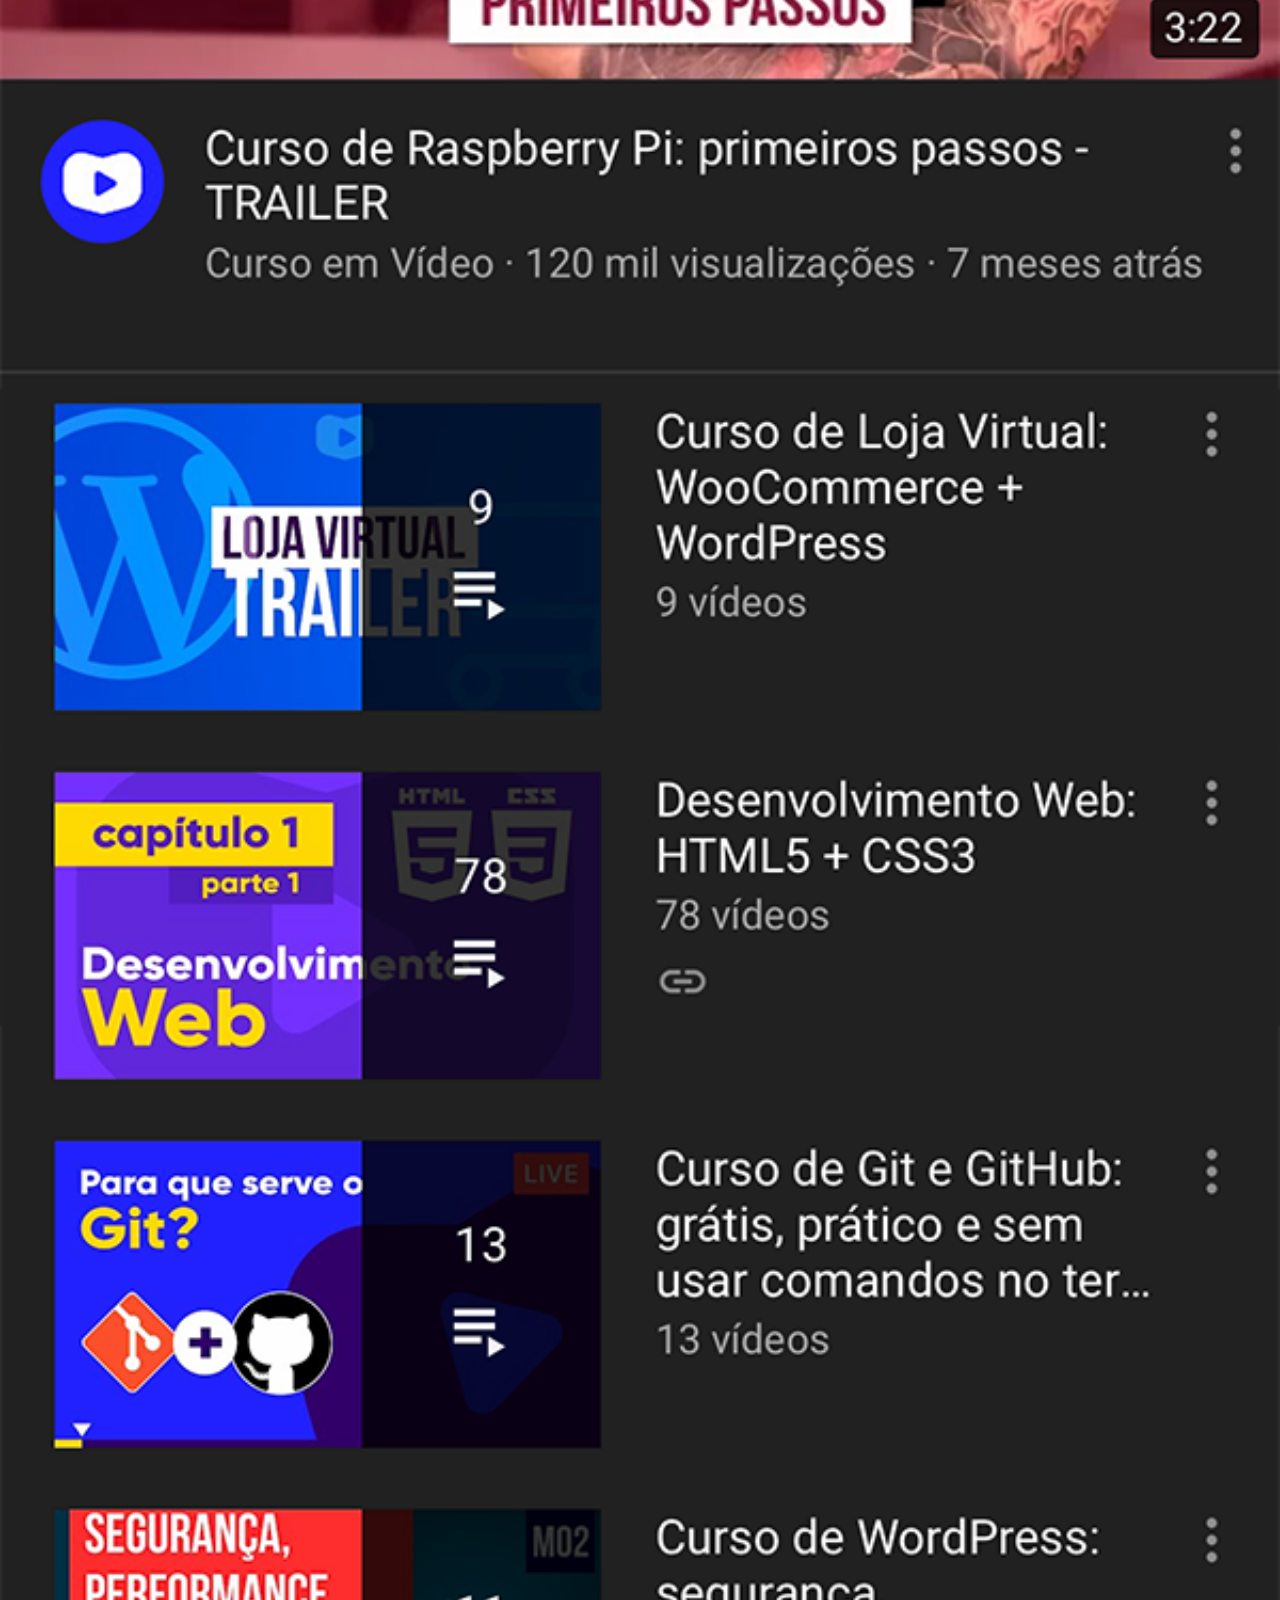
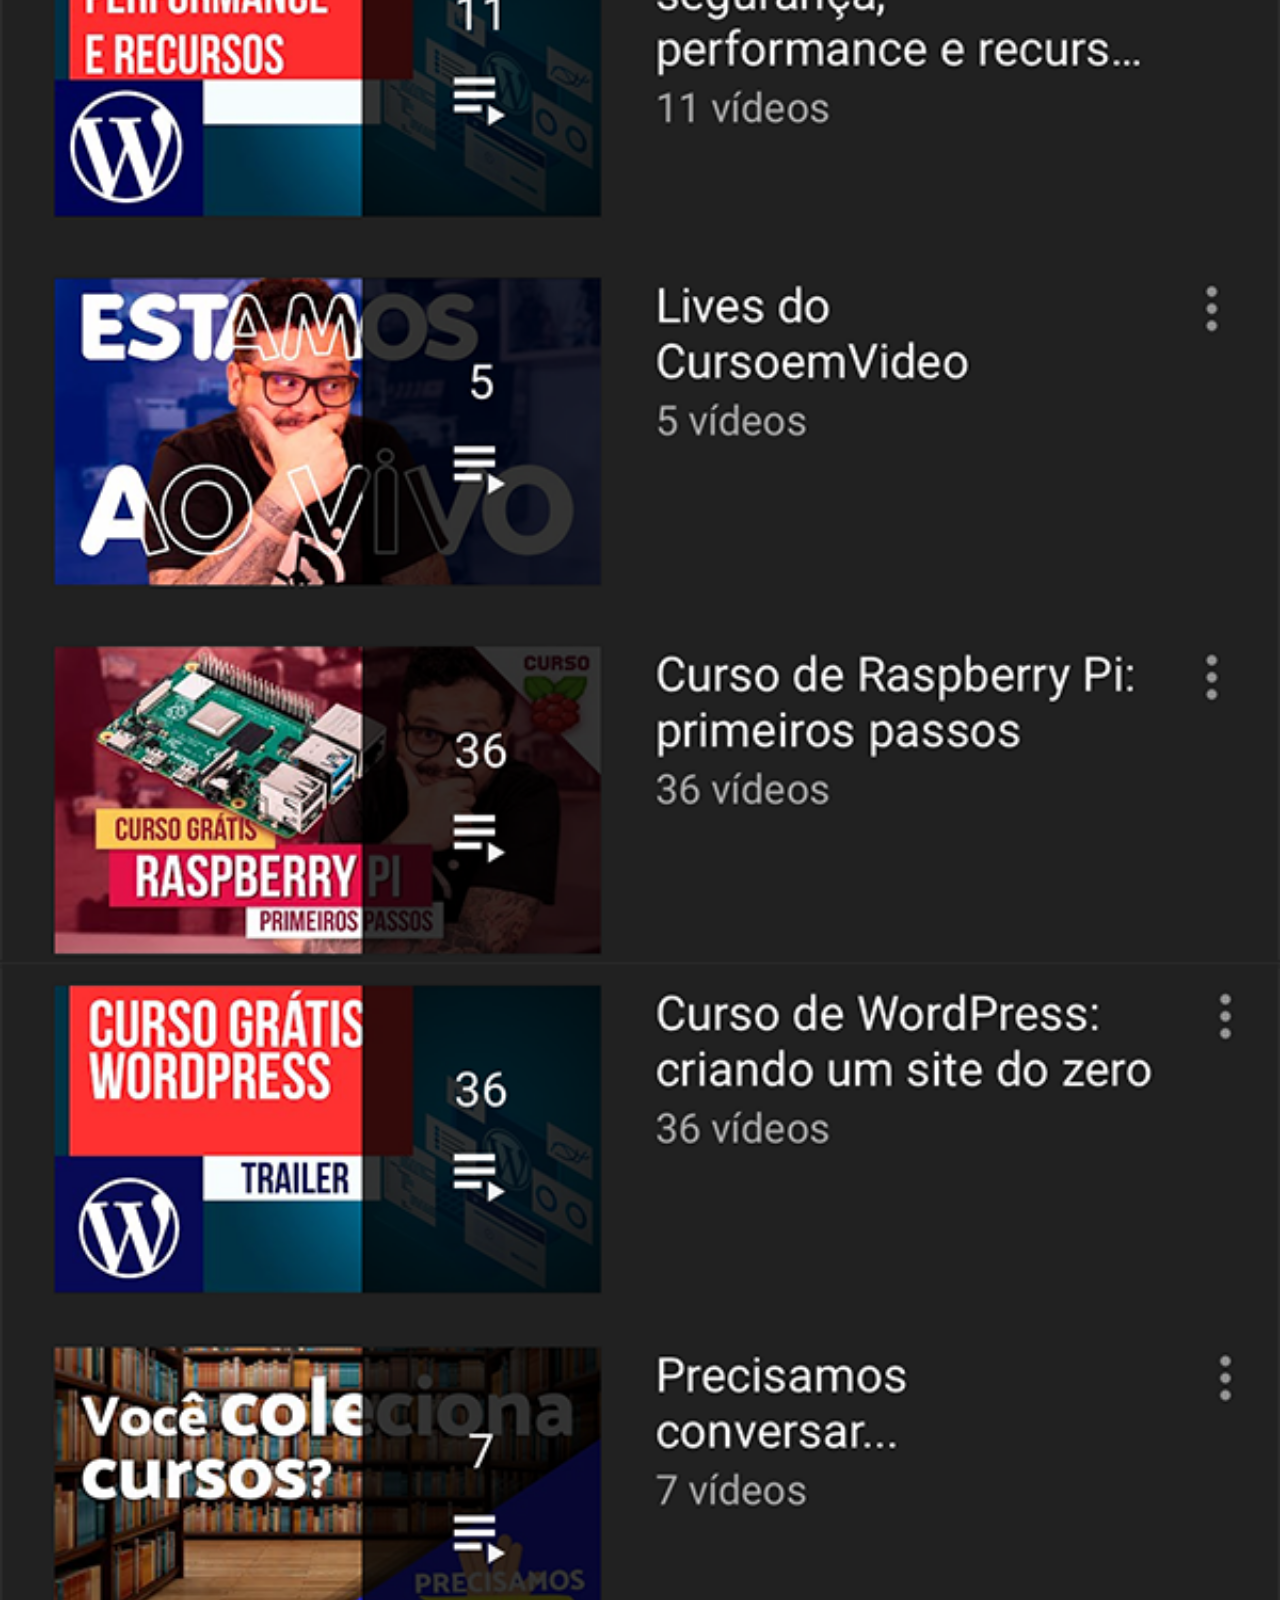
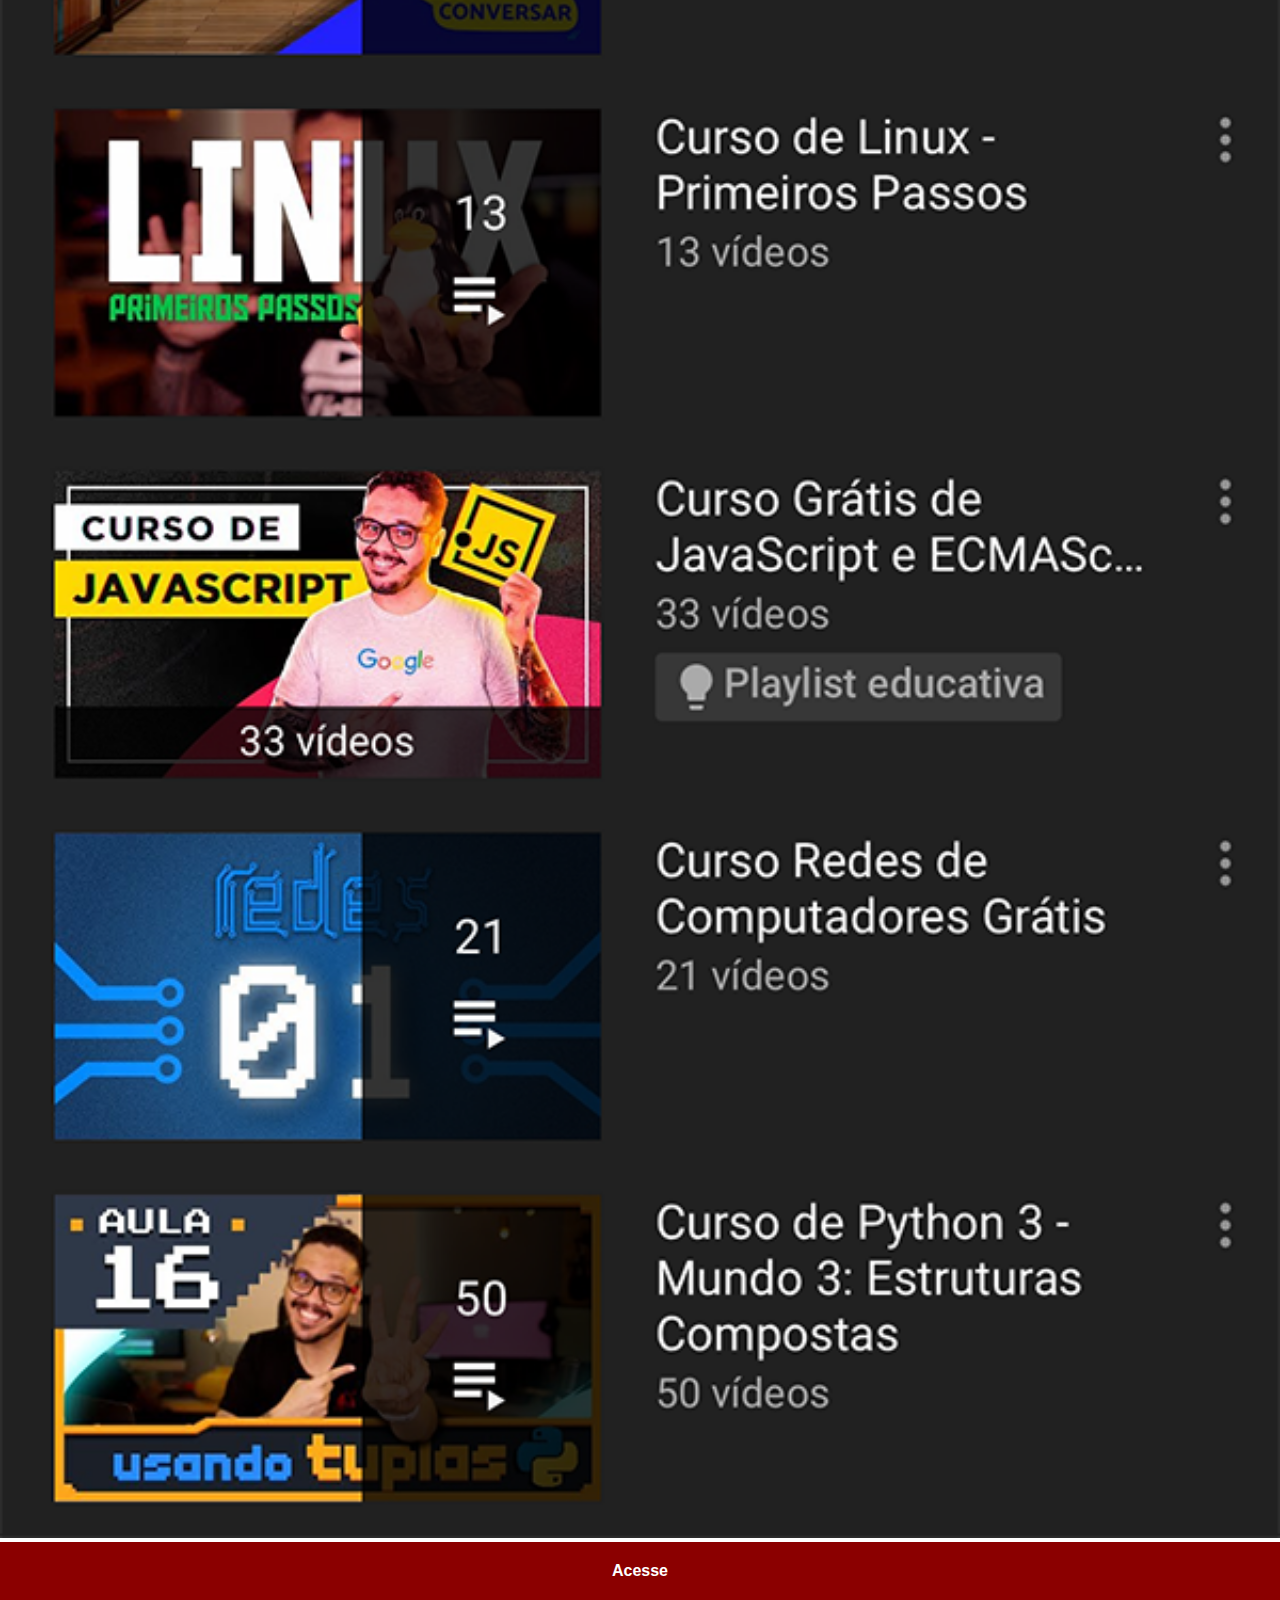
<file: YouTube.html>
<!DOCTYPE html>
<html lang="pt-br">
<head>
    <meta charset="UTF-8">
    <meta http-equiv="X-UA-Compatible" content="IE=edge">
    <meta name="viewport" content="width=device-width, initial-scale=1.0">
    <title>Youtube</title>
    <link rel="stylesheet" href="estilos/social.css">
</head>
<body>
    
    <img src="imagens/tela-youtube.png" alt="Youtube">
    <a href="https://www.youtube.com/@CursoemVideo/playlists" target="_blank">Acesse</a>

</body>
</html>
</file>
<file: estilos/style.css>
@charset "utf-8";
*{
    margin: 0px;
    padding: 0px;
    font-family: Arial, Helvetica, sans-serif;
}

html, body{
    height: 100vh;
    width: 100vw;
    background-color: black;
}

body{
    background: url(../imagens/fundo-madeira.jpg) no-repeat top center;
    background-size: cover;
    background-attachment: fixed;
}

main{
    height: 100vh;
    position: relative;
}

#telefone{
    position: absolute;
    top: 50%;
    left: 50%;
    transform: translate(-50%, -50%);

    height: 627px;
    width: 311px;
    background: url(../imagens/frame-iphone.png) no-repeat;
}

#tela{
    position: relative;
    top: 80px;
    left: 22px;
    width: 267px;
    height: 471px;
}

#redes-sociais img{
    width: 50px;
    border-radius: 50%;
    padding: 4px;
    margin: 6px;
    box-shadow: 2px 2px 5px rgba(0, 0, 0, 0.418);
    box-sizing: border-box;
    
}

#redes-sociais{
    display: flex;
    flex-direction: column;
    text-align: right;
}

#redes-sociais img:hover{
    border: 2px solid rgba(255, 255, 255, 0.603);
    transform: translate(-3px, -3px);
    box-shadow: 5px 5px 15px rgba(0, 0, 0, 0.418);
    transition: transform .5s, border 1s;
}

#redes-sociais img:active{
    transform: scale(95%);
}
</file>
<file: estilos/social.css>
@charset "utf-8";

*{
    margin: 0px;
    padding: 0px;
    font-family: Arial, Helvetica, sans-serif;
}

::-webkit-scrollbar{
    width: 0px;
    height: 0px;
}

img{
    width: 100vw;
}

a{
    display: block;
    background-color: darkred;
    color: white;
    padding: 20px;
    text-align: center;
    font-weight: bolder;
    text-decoration: none;
}

a:hover{
    background-color: red;
}
</file>
